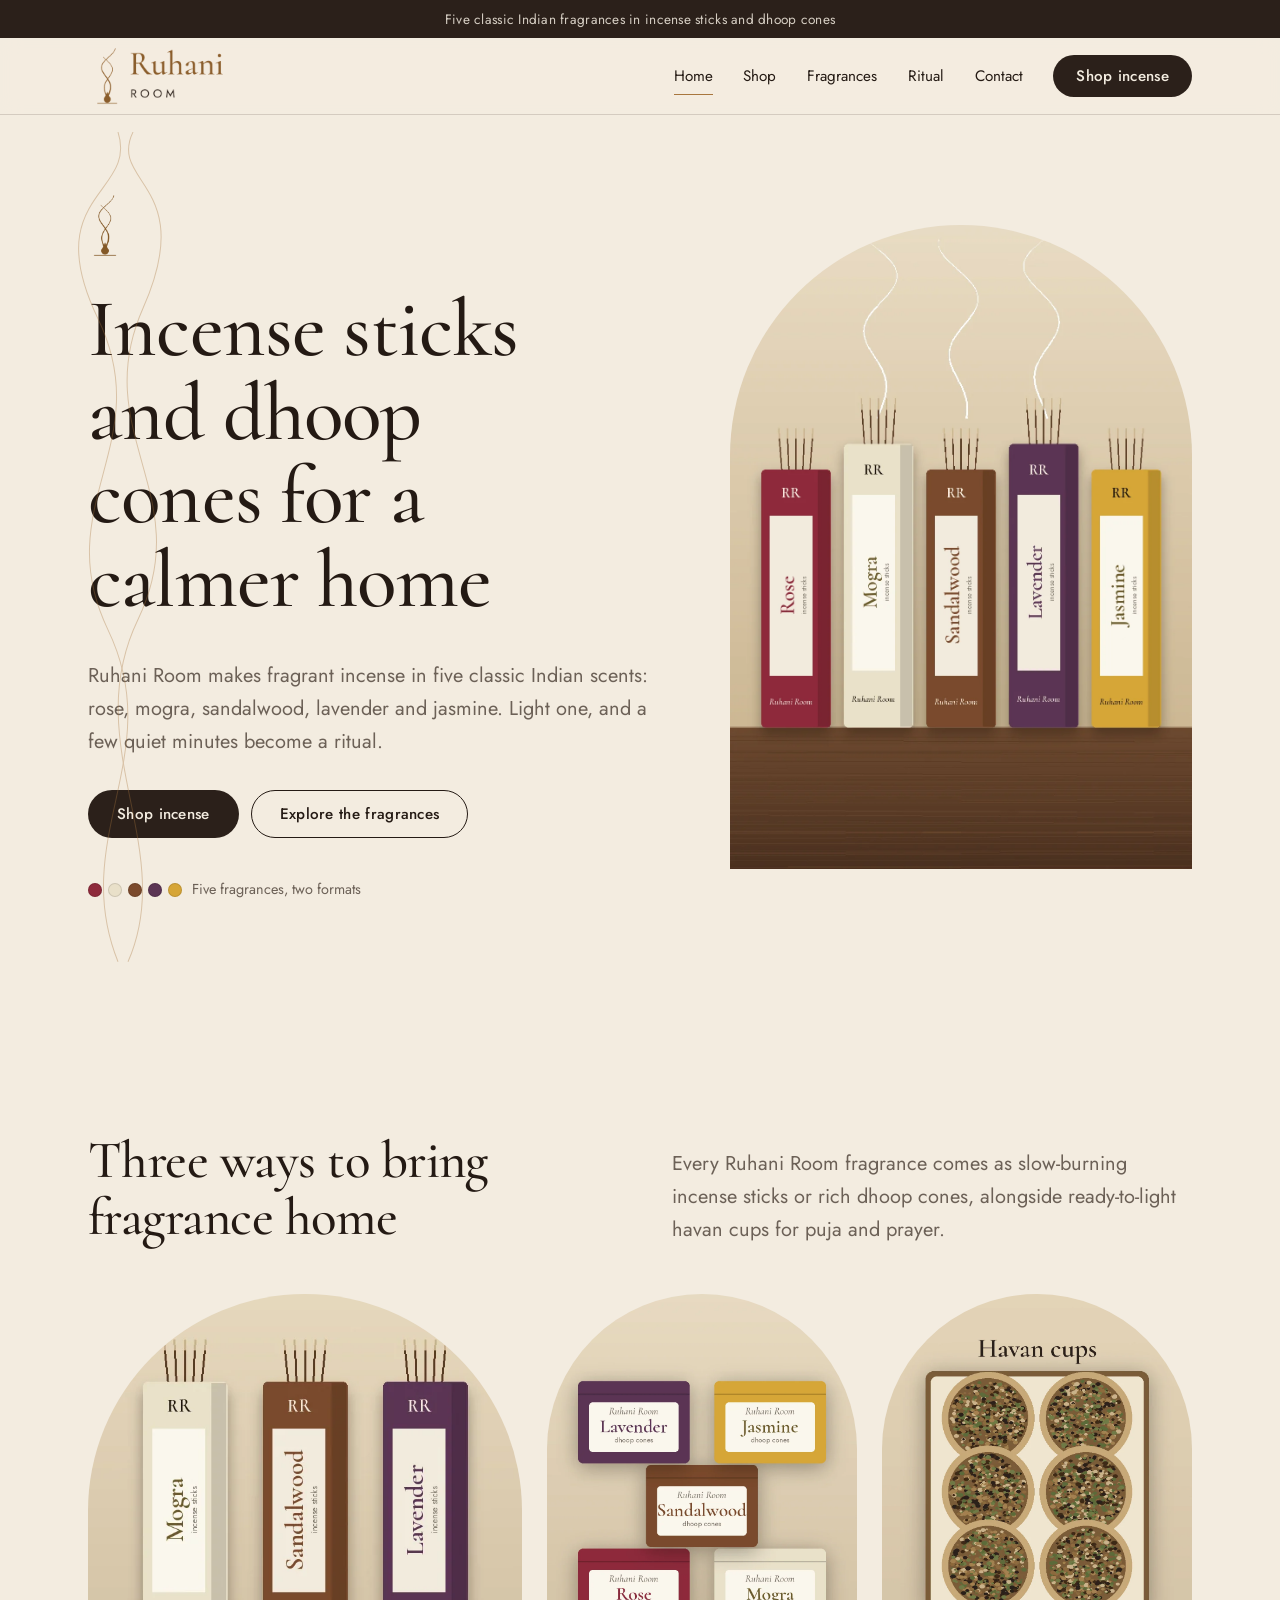
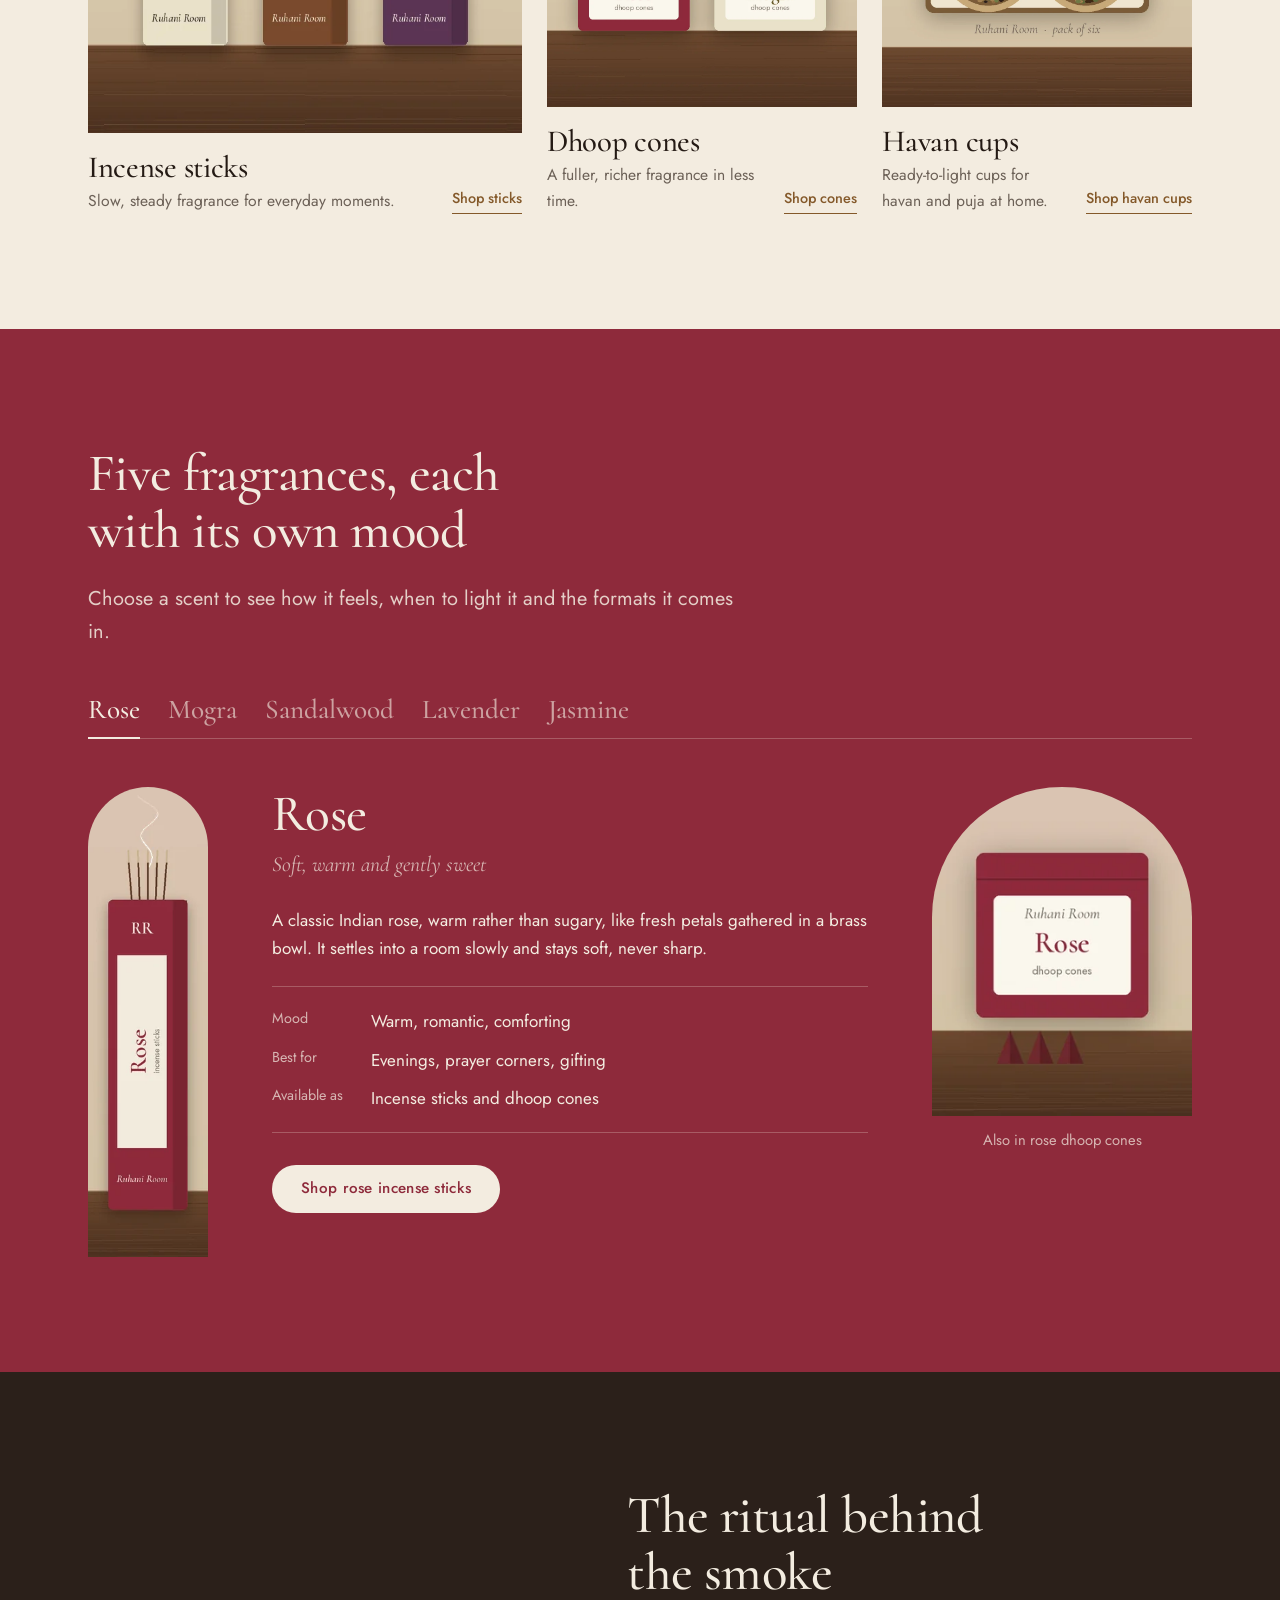
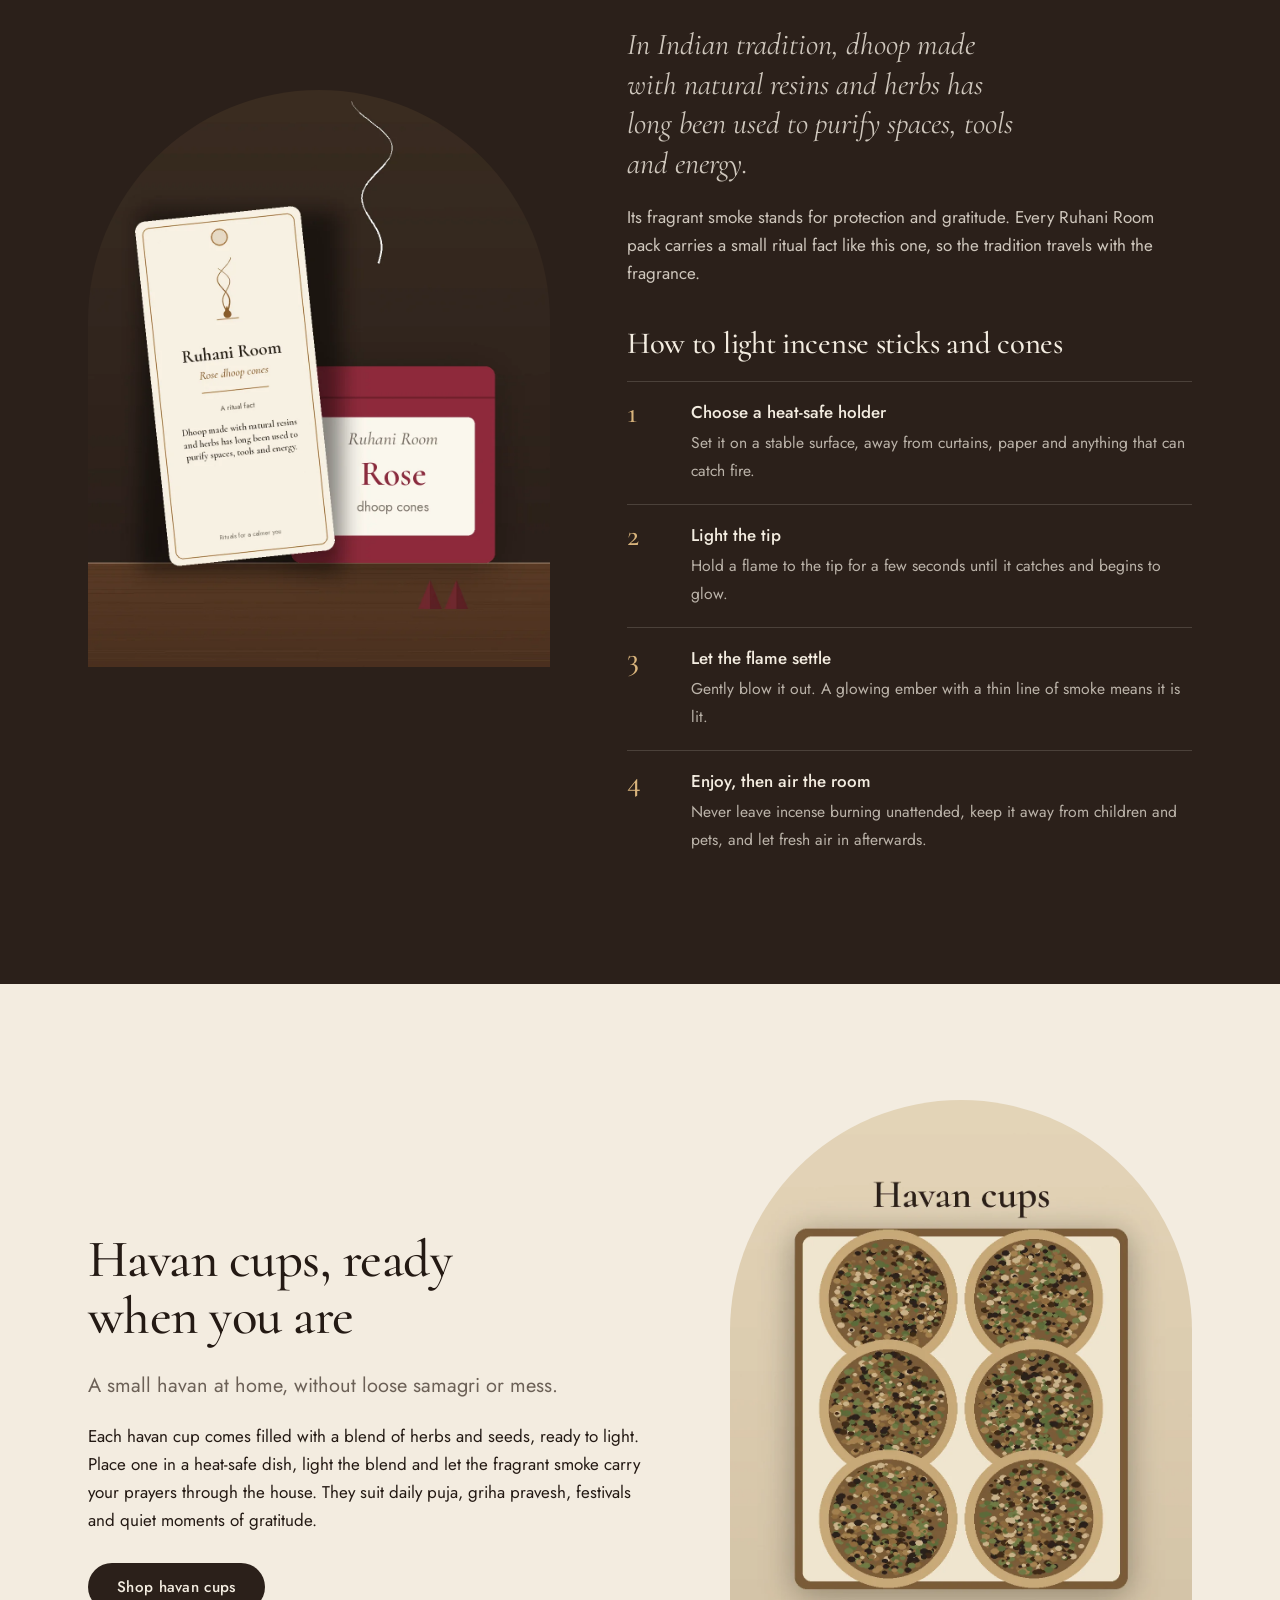
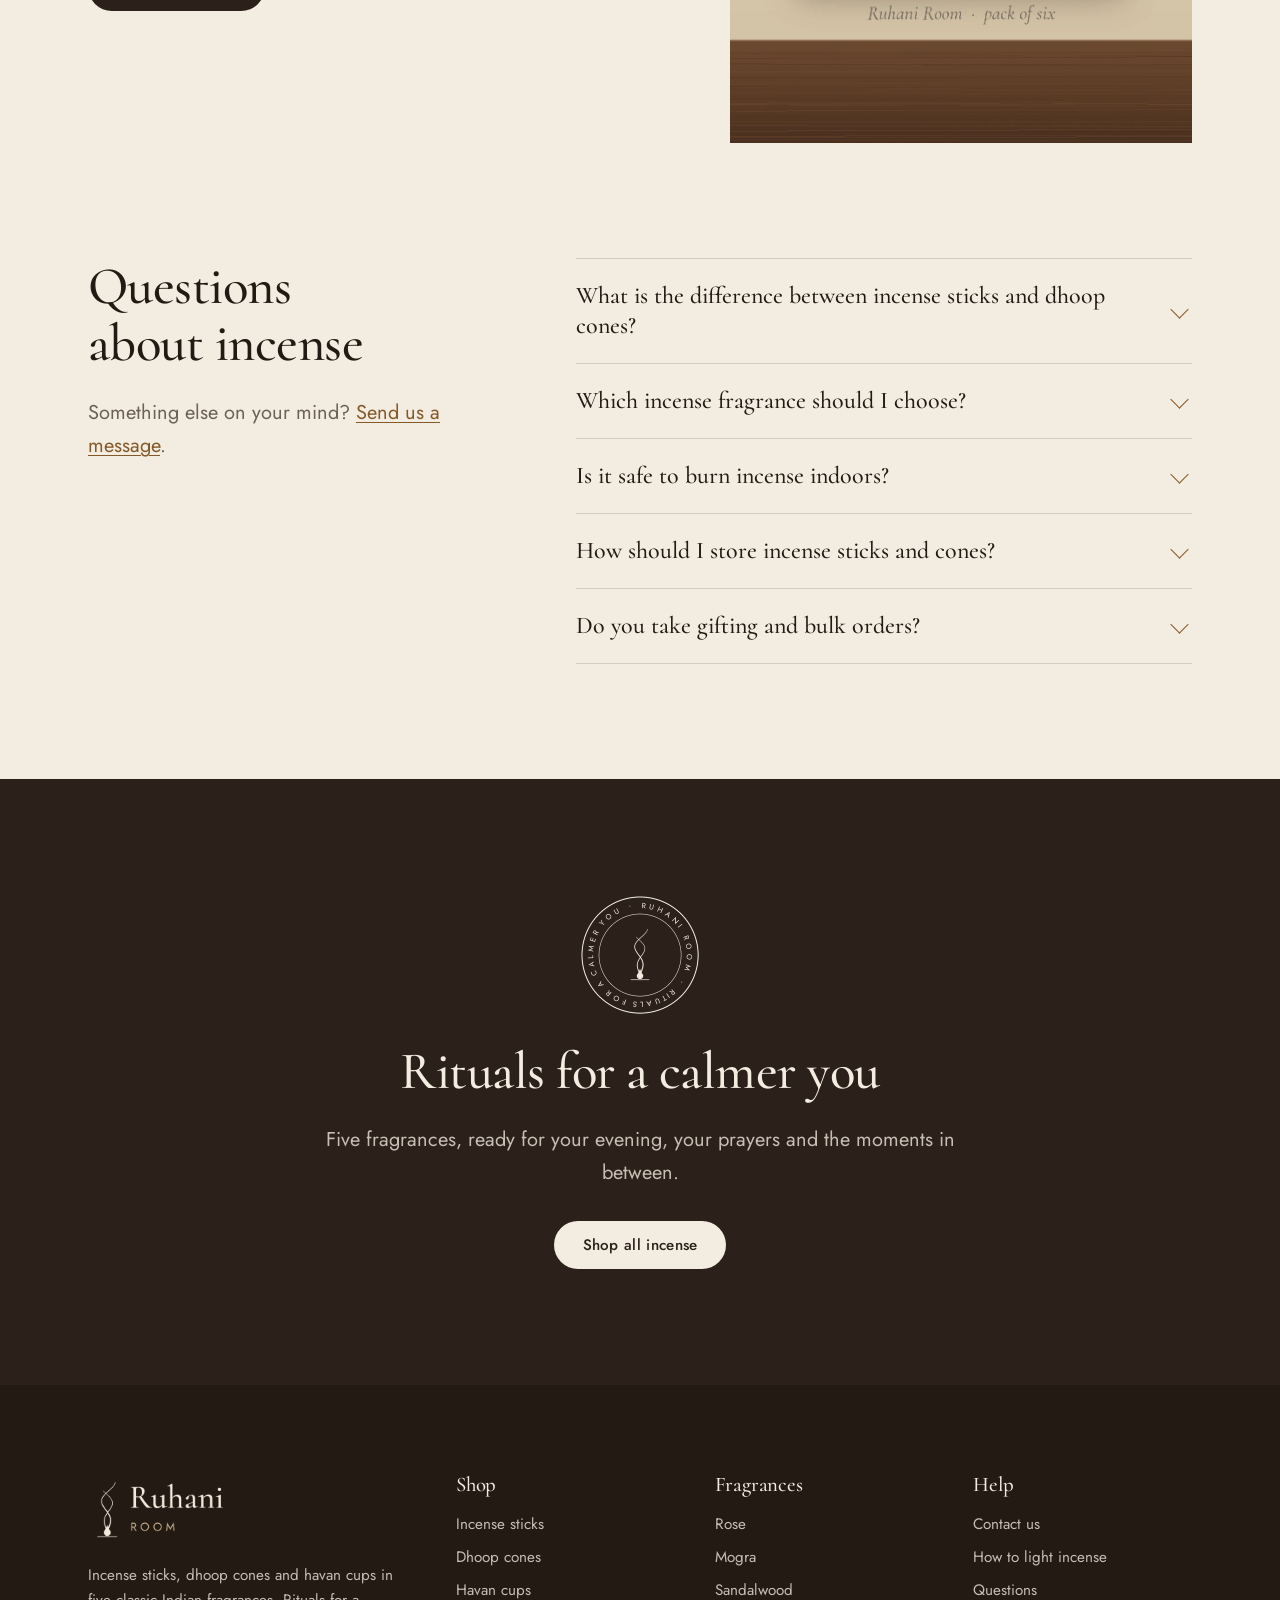
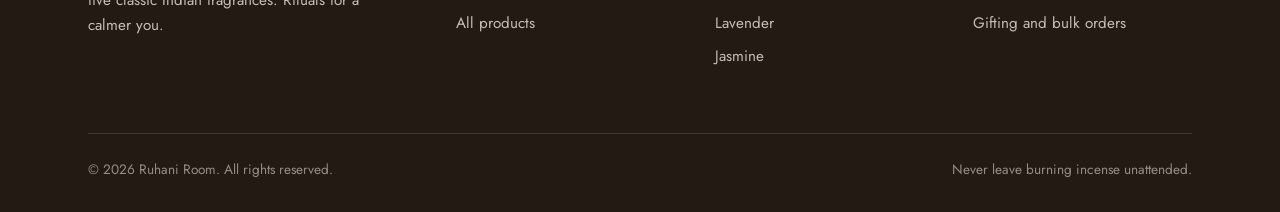
<file: ruhani website/website-Ruhani-full/index.html>
<!DOCTYPE html>
<html lang="en-IN">
<head>
  <meta charset="utf-8">
  <meta name="viewport" content="width=device-width, initial-scale=1, viewport-fit=cover">
  <title>Ruhani Room | Natural Incense Sticks & Dhoop Cones Online in India</title>
  <meta name="description" content="Shop Ruhani Room incense sticks, dhoop cones and havan cups in rose, mogra, sandalwood, lavender and jasmine. Fragrant rituals for a calmer home.">
  <meta name="theme-color" content="#2b201a">
  <meta property="og:type" content="website">
  <meta property="og:site_name" content="Ruhani Room">
  <meta property="og:title" content="Ruhani Room | Natural Incense Sticks & Dhoop Cones Online in India">
  <meta property="og:description" content="Shop Ruhani Room incense sticks, dhoop cones and havan cups in rose, mogra, sandalwood, lavender and jasmine. Fragrant rituals for a calmer home.">
  <meta property="og:image" content="assets/images/og-image.jpg">
  <meta name="twitter:card" content="summary_large_image">
  <link rel="icon" type="image/png" href="assets/images/brand/favicon.png">
  <link rel="apple-touch-icon" href="assets/images/brand/apple-touch-icon.png">
  <link rel="preconnect" href="https://fonts.googleapis.com"><link rel="preconnect" href="https://fonts.gstatic.com" crossorigin><link href="https://fonts.googleapis.com/css2?family=Cormorant:ital,wght@0,400;0,500;0,600;1,400;1,500&family=Jost:wght@300;400;500&display=swap" rel="stylesheet">
  <link rel="stylesheet" href="assets/css/ruhani.css">
  <script type="application/ld+json">{"@context": "https://schema.org", "@type": "Organization", "name": "Ruhani Room", "description": "Incense sticks, dhoop cones and havan cups in rose, mogra, sandalwood, lavender and jasmine.", "logo": "assets/images/brand/lockup-bronze.png", "slogan": "Rituals for a calmer you"}</script>
  <script type="application/ld+json">{"@context": "https://schema.org", "@type": "FAQPage", "mainEntity": [{"@type": "Question", "name": "What is the difference between incense sticks and dhoop cones?", "acceptedAnswer": {"@type": "Answer", "text": "Incense sticks are rolled around a thin bamboo stick and release a gentle, steady fragrance over a longer time. Dhoop cones have no stick: they are pressed into a cone and give a denser, richer fragrance more quickly. Choose sticks for everyday background fragrance and cones when you want a room to feel transformed fast."}}, {"@type": "Question", "name": "Which incense fragrance should I choose?", "acceptedAnswer": {"@type": "Answer", "text": "For calm and focus, start with sandalwood. For rest at the end of the day, lavender. For festivals and guests, mogra. For a bright daytime lift, jasmine. Rose is the warm, comforting all-rounder and a favourite for gifting."}}, {"@type": "Question", "name": "Is it safe to burn incense indoors?", "acceptedAnswer": {"@type": "Answer", "text": "Yes, with simple care. Burn incense in a heat-safe holder on a stable surface, keep a window slightly open so the room is ventilated, keep it away from curtains, children and pets, and never leave it burning unattended. If you have asthma or are sensitive to smoke, use it sparingly in a well-aired space."}}, {"@type": "Question", "name": "How should I store incense sticks and cones?", "acceptedAnswer": {"@type": "Answer", "text": "Keep them in their packaging in a cool, dry place away from direct sunlight and moisture. This protects the fragrance and helps the incense light evenly every time."}}, {"@type": "Question", "name": "Do you take gifting and bulk orders?", "acceptedAnswer": {"@type": "Answer", "text": "Yes. Write to us about wedding favours, festive hampers, corporate gifting or retail stock, with the quantity and date you need, and we will get back to you with options."}}]}</script>
  <link rel="preload" as="image" href="assets/images/products/sticks.webp">
</head>
<body>
<a class="skip" href="#main">Skip to content</a>
<div class="announce">Five classic Indian fragrances in incense sticks and dhoop cones</div>
<header class="site-header">
  <div class="wrap">
    <a class="brand" href="index.html" aria-label="Ruhani Room home"><img src="assets/images/brand/horizontal-bronze.png" alt="Ruhani Room" width="200" height="99"></a>
    <button class="menu-toggle" aria-expanded="false" aria-controls="site-nav" aria-label="Open menu">
      <svg viewBox="0 0 24 24" fill="none" stroke="currentColor" stroke-width="1.5"><path d="M3 7h18M3 12h18M3 17h18"/></svg>
    </button>
    <nav class="nav" id="site-nav" aria-label="Main">
      <a href="index.html" aria-current="page">Home</a>
      <a href="shop.html">Shop</a>
      <a href="index.html#fragrances">Fragrances</a>
      <a href="index.html#ritual">Ritual</a>
      <a href="contact.html">Contact</a>
      <a class="btn btn-solid" href="shop.html">Shop incense</a>
    </nav>
  </div>
</header>
<main id="main">

  <section class="hero" aria-labelledby="hero-title">
    <div class="hero-grid">
      <div class="hero-copy">
        <svg class="wisp" viewBox="0 0 140 800" preserveAspectRatio="none" aria-hidden="true">
          <path d="M70 800 C 20 680, 120 600, 60 480 S 110 300, 50 180 S 90 60, 70 0"/>
          <path d="M80 800 C 130 690, 30 590, 90 470 S 40 290, 95 170 S 60 50, 85 0"/>
        </svg>
        <img class="hero-mark" src="assets/images/brand/symbol-ivory.png" alt="" width="54" height="108">
        <h1 id="hero-title">Incense sticks and dhoop cones for a calmer home</h1>
        <p class="lead">Ruhani Room makes fragrant incense in five classic Indian scents: rose, mogra, sandalwood, lavender and jasmine. Light one, and a few quiet minutes become a ritual.</p>
        <div class="hero-actions">
          <a class="btn btn-solid" href="shop.html">Shop incense</a>
          <a class="btn btn-line" href="#fragrances">Explore the fragrances</a>
        </div>
        <div class="hero-scents" aria-label="Five fragrances: rose, mogra, sandalwood, lavender, jasmine"><span class="dot" style="background:#8e2a3b" title="Rose"></span><span class="dot" style="background:#e9e0c9" title="Mogra"></span><span class="dot" style="background:#7b4a2c" title="Sandalwood"></span><span class="dot" style="background:#5b3554" title="Lavender"></span><span class="dot" style="background:#d6a536" title="Jasmine"></span><span>&nbsp;Five fragrances, two formats</span></div>
      </div>
      <div class="hero-photo">
        <img src="assets/images/products/sticks.webp" alt="Ruhani Room incense sticks in rose, mogra, sandalwood, lavender and jasmine on a wooden table" width="1063" height="1480" fetchpriority="high">
      </div>
    </div>
  </section>

  <section class="section" aria-labelledby="formats-title">
    <div class="wrap">
      <div class="section-head">
        <h2 id="formats-title">Three ways to bring fragrance home</h2>
        <p class="lead">Every Ruhani Room fragrance comes as slow-burning incense sticks or rich dhoop cones, alongside ready-to-light havan cups for puja and prayer.</p>
      </div>
      <div class="formats">
        <a class="format format-main" href="shop.html?type=sticks">
          <figure><img src="assets/images/products/sticks-row.webp" alt="Ruhani Room incense sticks in mogra, sandalwood and lavender standing side by side" width="890" height="646" loading="lazy"></figure>
          <div class="format-body"><div><h3>Incense sticks</h3><p>Slow, steady fragrance for everyday moments.</p></div><span class="go">Shop sticks</span></div>
        </a>
        <a class="format format-side" href="shop.html?type=cones">
          <figure><img src="assets/images/products/cones.webp" alt="Five packs of Ruhani Room dhoop cones" width="1062" height="1480" loading="lazy"></figure>
          <div class="format-body"><div><h3>Dhoop cones</h3><p>A fuller, richer fragrance in less time.</p></div><span class="go">Shop cones</span></div>
        </a>
        <a class="format format-side" href="shop.html?type=havan">
          <figure><img src="assets/images/products/havan.webp" alt="Ruhani Room havan cups filled with a herbal havan blend" width="1063" height="1480" loading="lazy"></figure>
          <div class="format-body"><div><h3>Havan cups</h3><p>Ready-to-light cups for havan and puja at home.</p></div><span class="go">Shop havan cups</span></div>
        </a>
      </div>
    </div>
  </section>

  <section class="section scents" id="fragrances" data-scent="rose" aria-labelledby="scents-title">
    <div class="wrap">
      <h2 id="scents-title">Five fragrances, each with its own mood</h2>
      <p class="lead" style="color:inherit;opacity:.85">Choose a scent to see how it feels, when to light it and the formats it comes in.</p>
      <div class="scent-tabs" role="tablist" aria-label="Fragrances"><button role="tab" id="tab-rose" aria-controls="panel-rose" aria-selected="true" tabindex="0" data-scent="rose">Rose</button><button role="tab" id="tab-mogra" aria-controls="panel-mogra" aria-selected="false" tabindex="-1" data-scent="mogra">Mogra</button><button role="tab" id="tab-sandalwood" aria-controls="panel-sandalwood" aria-selected="false" tabindex="-1" data-scent="sandalwood">Sandalwood</button><button role="tab" id="tab-lavender" aria-controls="panel-lavender" aria-selected="false" tabindex="-1" data-scent="lavender">Lavender</button><button role="tab" id="tab-jasmine" aria-controls="panel-jasmine" aria-selected="false" tabindex="-1" data-scent="jasmine">Jasmine</button></div>
      <div class="scent-panel" role="tabpanel" id="panel-rose" aria-labelledby="tab-rose">
        <div class="scent-strip"><img src="assets/images/products/stick-rose.webp" alt="Rose incense sticks by Ruhani Room" width="176" height="690" loading="lazy"></div>
        <div class="scent-copy">
          <h3>Rose</h3>
          <p class="note">Soft, warm and gently sweet</p>
          <p>A classic Indian rose, warm rather than sugary, like fresh petals gathered in a brass bowl. It settles into a room slowly and stays soft, never sharp.</p>
          <dl><dt>Mood</dt><dd>Warm, romantic, comforting</dd><dt>Best for</dt><dd>Evenings, prayer corners, gifting</dd><dt>Available as</dt><dd>Incense sticks and dhoop cones</dd></dl>
          <a class="btn btn-solid" href="product.html?type=sticks&amp;f=rose">Shop rose incense sticks</a>
        </div>
        <div class="scent-cone">
          <figure>
            <a href="product.html?type=cones&amp;f=rose"><img src="assets/images/products/cone-rose.webp" alt="Rose dhoop cones by Ruhani Room" width="300" height="380" loading="lazy"></a>
            <figcaption>Also in rose dhoop cones</figcaption>
          </figure>
        </div>
      </div>
      <div class="scent-panel" role="tabpanel" id="panel-mogra" aria-labelledby="tab-mogra" hidden>
        <div class="scent-strip"><img src="assets/images/products/stick-mogra.webp" alt="Mogra incense sticks by Ruhani Room" width="176" height="690" loading="lazy"></div>
        <div class="scent-copy">
          <h3>Mogra</h3>
          <p class="note">Creamy, heady white flowers</p>
          <p>Mogra is the Indian name for Arabian jasmine, the flower woven into gajras for weddings and festivals. Rich and creamy, it brings a celebratory lift to any room.</p>
          <dl><dt>Mood</dt><dd>Festive, uplifting, nostalgic</dd><dt>Best for</dt><dd>Festive mornings, welcoming guests</dd><dt>Available as</dt><dd>Incense sticks and dhoop cones</dd></dl>
          <a class="btn btn-solid" href="product.html?type=sticks&amp;f=mogra">Shop mogra incense sticks</a>
        </div>
        <div class="scent-cone">
          <figure>
            <a href="product.html?type=cones&amp;f=mogra"><img src="assets/images/products/cone-mogra.webp" alt="Mogra dhoop cones by Ruhani Room" width="300" height="380" loading="lazy"></a>
            <figcaption>Also in mogra dhoop cones</figcaption>
          </figure>
        </div>
      </div>
      <div class="scent-panel" role="tabpanel" id="panel-sandalwood" aria-labelledby="tab-sandalwood" hidden>
        <div class="scent-strip"><img src="assets/images/products/stick-sandalwood.webp" alt="Sandalwood incense sticks by Ruhani Room" width="176" height="690" loading="lazy"></div>
        <div class="scent-copy">
          <h3>Sandalwood</h3>
          <p class="note">Smooth, woody and grounding</p>
          <p>The scent most tied to temples and quiet reflection. Creamy and woody, it calms a busy room without demanding attention, which makes it a natural companion for meditation.</p>
          <dl><dt>Mood</dt><dd>Grounded, serene, focused</dd><dt>Best for</dt><dd>Meditation, reading, working from home</dd><dt>Available as</dt><dd>Incense sticks and dhoop cones</dd></dl>
          <a class="btn btn-solid" href="product.html?type=sticks&amp;f=sandalwood">Shop sandalwood incense sticks</a>
        </div>
        <div class="scent-cone">
          <figure>
            <a href="product.html?type=cones&amp;f=sandalwood"><img src="assets/images/products/cone-sandalwood.webp" alt="Sandalwood dhoop cones by Ruhani Room" width="300" height="380" loading="lazy"></a>
            <figcaption>Also in sandalwood dhoop cones</figcaption>
          </figure>
        </div>
      </div>
      <div class="scent-panel" role="tabpanel" id="panel-lavender" aria-labelledby="tab-lavender" hidden>
        <div class="scent-strip"><img src="assets/images/products/stick-lavender.webp" alt="Lavender incense sticks by Ruhani Room" width="176" height="690" loading="lazy"></div>
        <div class="scent-copy">
          <h3>Lavender</h3>
          <p class="note">Herbal, clean and calming</p>
          <p>A clean, herbal floral with a soft powdery finish. Light it as the day winds down to signal that it is time to rest.</p>
          <dl><dt>Mood</dt><dd>Restful, airy, soothing</dd><dt>Best for</dt><dd>Bedtime, after a long day, bathrooms</dd><dt>Available as</dt><dd>Incense sticks and dhoop cones</dd></dl>
          <a class="btn btn-solid" href="product.html?type=sticks&amp;f=lavender">Shop lavender incense sticks</a>
        </div>
        <div class="scent-cone">
          <figure>
            <a href="product.html?type=cones&amp;f=lavender"><img src="assets/images/products/cone-lavender.webp" alt="Lavender dhoop cones by Ruhani Room" width="300" height="380" loading="lazy"></a>
            <figcaption>Also in lavender dhoop cones</figcaption>
          </figure>
        </div>
      </div>
      <div class="scent-panel" role="tabpanel" id="panel-jasmine" aria-labelledby="tab-jasmine" hidden>
        <div class="scent-strip"><img src="assets/images/products/stick-jasmine.webp" alt="Jasmine incense sticks by Ruhani Room" width="176" height="690" loading="lazy"></div>
        <div class="scent-copy">
          <h3>Jasmine</h3>
          <p class="note">Bright, green and sunny</p>
          <p>Lighter and greener than mogra, this jasmine is the daytime floral of the collection. It freshens living spaces and pairs well with open windows and morning light.</p>
          <dl><dt>Mood</dt><dd>Fresh, joyful, bright</dd><dt>Best for</dt><dd>Daytime, living rooms, freshening a space</dd><dt>Available as</dt><dd>Incense sticks and dhoop cones</dd></dl>
          <a class="btn btn-solid" href="product.html?type=sticks&amp;f=jasmine">Shop jasmine incense sticks</a>
        </div>
        <div class="scent-cone">
          <figure>
            <a href="product.html?type=cones&amp;f=jasmine"><img src="assets/images/products/cone-jasmine.webp" alt="Jasmine dhoop cones by Ruhani Room" width="300" height="380" loading="lazy"></a>
            <figcaption>Also in jasmine dhoop cones</figcaption>
          </figure>
        </div>
      </div>
    </div>
  </section>

  <section class="section on-dark" id="ritual" aria-labelledby="ritual-title">
    <div class="wrap ritual-grid">
      <figure><img src="assets/images/products/ritual-tags.webp" alt="Ruhani Room rose dhoop cones gift tag with a ritual fact about dhoop" width="1100" height="1374" loading="lazy"></figure>
      <div>
        <h2 id="ritual-title">The ritual behind the smoke</h2>
        <p class="ritual-quote">In Indian tradition, dhoop made with natural resins and herbs has long been used to purify spaces, tools and energy.</p>
        <p>Its fragrant smoke stands for protection and gratitude. Every Ruhani Room pack carries a small ritual fact like this one, so the tradition travels with the fragrance.</p>
        <h3>How to light incense sticks and cones</h3>
        <ol class="steps">
          <li><div><strong>Choose a heat-safe holder</strong><span>Set it on a stable surface, away from curtains, paper and anything that can catch fire.</span></div></li>
          <li><div><strong>Light the tip</strong><span>Hold a flame to the tip for a few seconds until it catches and begins to glow.</span></div></li>
          <li><div><strong>Let the flame settle</strong><span>Gently blow it out. A glowing ember with a thin line of smoke means it is lit.</span></div></li>
          <li><div><strong>Enjoy, then air the room</strong><span>Never leave incense burning unattended, keep it away from children and pets, and let fresh air in afterwards.</span></div></li>
        </ol>
      </div>
    </div>
  </section>

  <section class="section" aria-labelledby="havan-title">
    <div class="wrap havan-grid">
      <div>
        <h2 id="havan-title">Havan cups, ready when you are</h2>
        <p class="lead">A small havan at home, without loose samagri or mess.</p>
        <p>Each havan cup comes filled with a blend of herbs and seeds, ready to light. Place one in a heat-safe dish, light the blend and let the fragrant smoke carry your prayers through the house. They suit daily puja, griha pravesh, festivals and quiet moments of gratitude.</p>
        <a class="btn btn-solid" href="product-havan.html">Shop havan cups</a>
      </div>
      <figure style="margin:0"><img src="assets/images/products/havan.webp" alt="Pack of six Ruhani Room havan cups" width="1063" height="1480" loading="lazy"></figure>
    </div>
  </section>

  <section class="section" id="faq" aria-labelledby="faq-title" style="padding-top:0">
    <div class="wrap faq-grid">
      <div>
        <h2 id="faq-title">Questions about incense</h2>
        <p class="lead">Something else on your mind? <a class="text-link" href="contact.html">Send us a message</a>.</p>
      </div>
      <div class="faq"><details><summary>What is the difference between incense sticks and dhoop cones?</summary><p>Incense sticks are rolled around a thin bamboo stick and release a gentle, steady fragrance over a longer time. Dhoop cones have no stick: they are pressed into a cone and give a denser, richer fragrance more quickly. Choose sticks for everyday background fragrance and cones when you want a room to feel transformed fast.</p></details><details><summary>Which incense fragrance should I choose?</summary><p>For calm and focus, start with sandalwood. For rest at the end of the day, lavender. For festivals and guests, mogra. For a bright daytime lift, jasmine. Rose is the warm, comforting all-rounder and a favourite for gifting.</p></details><details><summary>Is it safe to burn incense indoors?</summary><p>Yes, with simple care. Burn incense in a heat-safe holder on a stable surface, keep a window slightly open so the room is ventilated, keep it away from curtains, children and pets, and never leave it burning unattended. If you have asthma or are sensitive to smoke, use it sparingly in a well-aired space.</p></details><details><summary>How should I store incense sticks and cones?</summary><p>Keep them in their packaging in a cool, dry place away from direct sunlight and moisture. This protects the fragrance and helps the incense light evenly every time.</p></details><details><summary>Do you take gifting and bulk orders?</summary><p>Yes. Write to us about wedding favours, festive hampers, corporate gifting or retail stock, with the quantity and date you need, and we will get back to you with options.</p></details></div>
    </div>
  </section>

  <section class="section on-dark closing" aria-labelledby="closing-title">
    <div class="wrap">
      <img src="assets/images/brand/stamp-ivory.png" alt="" width="120" height="120" loading="lazy">
      <h2 id="closing-title">Rituals for a calmer you</h2>
      <p class="lead">Five fragrances, ready for your evening, your prayers and the moments in between.</p>
      <a class="btn btn-solid" href="shop.html">Shop all incense</a>
    </div>
  </section>

</main>
<footer class="site-footer">
  <div class="wrap">
    <div class="foot-grid">
      <div>
        <img src="assets/images/brand/horizontal-ivory.png" alt="Ruhani Room" width="200" height="99" loading="lazy">
        <p>Incense sticks, dhoop cones and havan cups in five classic Indian fragrances. Rituals for a calmer you.</p>
      </div>
      <div>
        <h2>Shop</h2>
        <ul>
          <li><a href="shop.html?type=sticks">Incense sticks</a></li>
          <li><a href="shop.html?type=cones">Dhoop cones</a></li>
          <li><a href="shop.html?type=havan">Havan cups</a></li>
          <li><a href="shop.html">All products</a></li>
        </ul>
      </div>
      <div>
        <h2>Fragrances</h2>
        <ul><li><a href="product.html?type=sticks&amp;f=rose">Rose</a></li><li><a href="product.html?type=sticks&amp;f=mogra">Mogra</a></li><li><a href="product.html?type=sticks&amp;f=sandalwood">Sandalwood</a></li><li><a href="product.html?type=sticks&amp;f=lavender">Lavender</a></li><li><a href="product.html?type=sticks&amp;f=jasmine">Jasmine</a></li></ul>
      </div>
      <div>
        <h2>Help</h2>
        <ul>
          <li><a href="contact.html">Contact us</a></li>
          <li><a href="index.html#ritual">How to light incense</a></li>
          <li><a href="index.html#faq">Questions</a></li>
          <li><a href="contact.html">Gifting and bulk orders</a></li>
        </ul>
      </div>
    </div>
    <div class="foot-base">
      <span>&copy; <span data-year>2026</span> Ruhani Room. All rights reserved.</span>
      <span>Never leave burning incense unattended.</span>
    </div>
  </div>
</footer>
<script src="assets/js/main.js" defer></script>
</body>
</html>
</file>
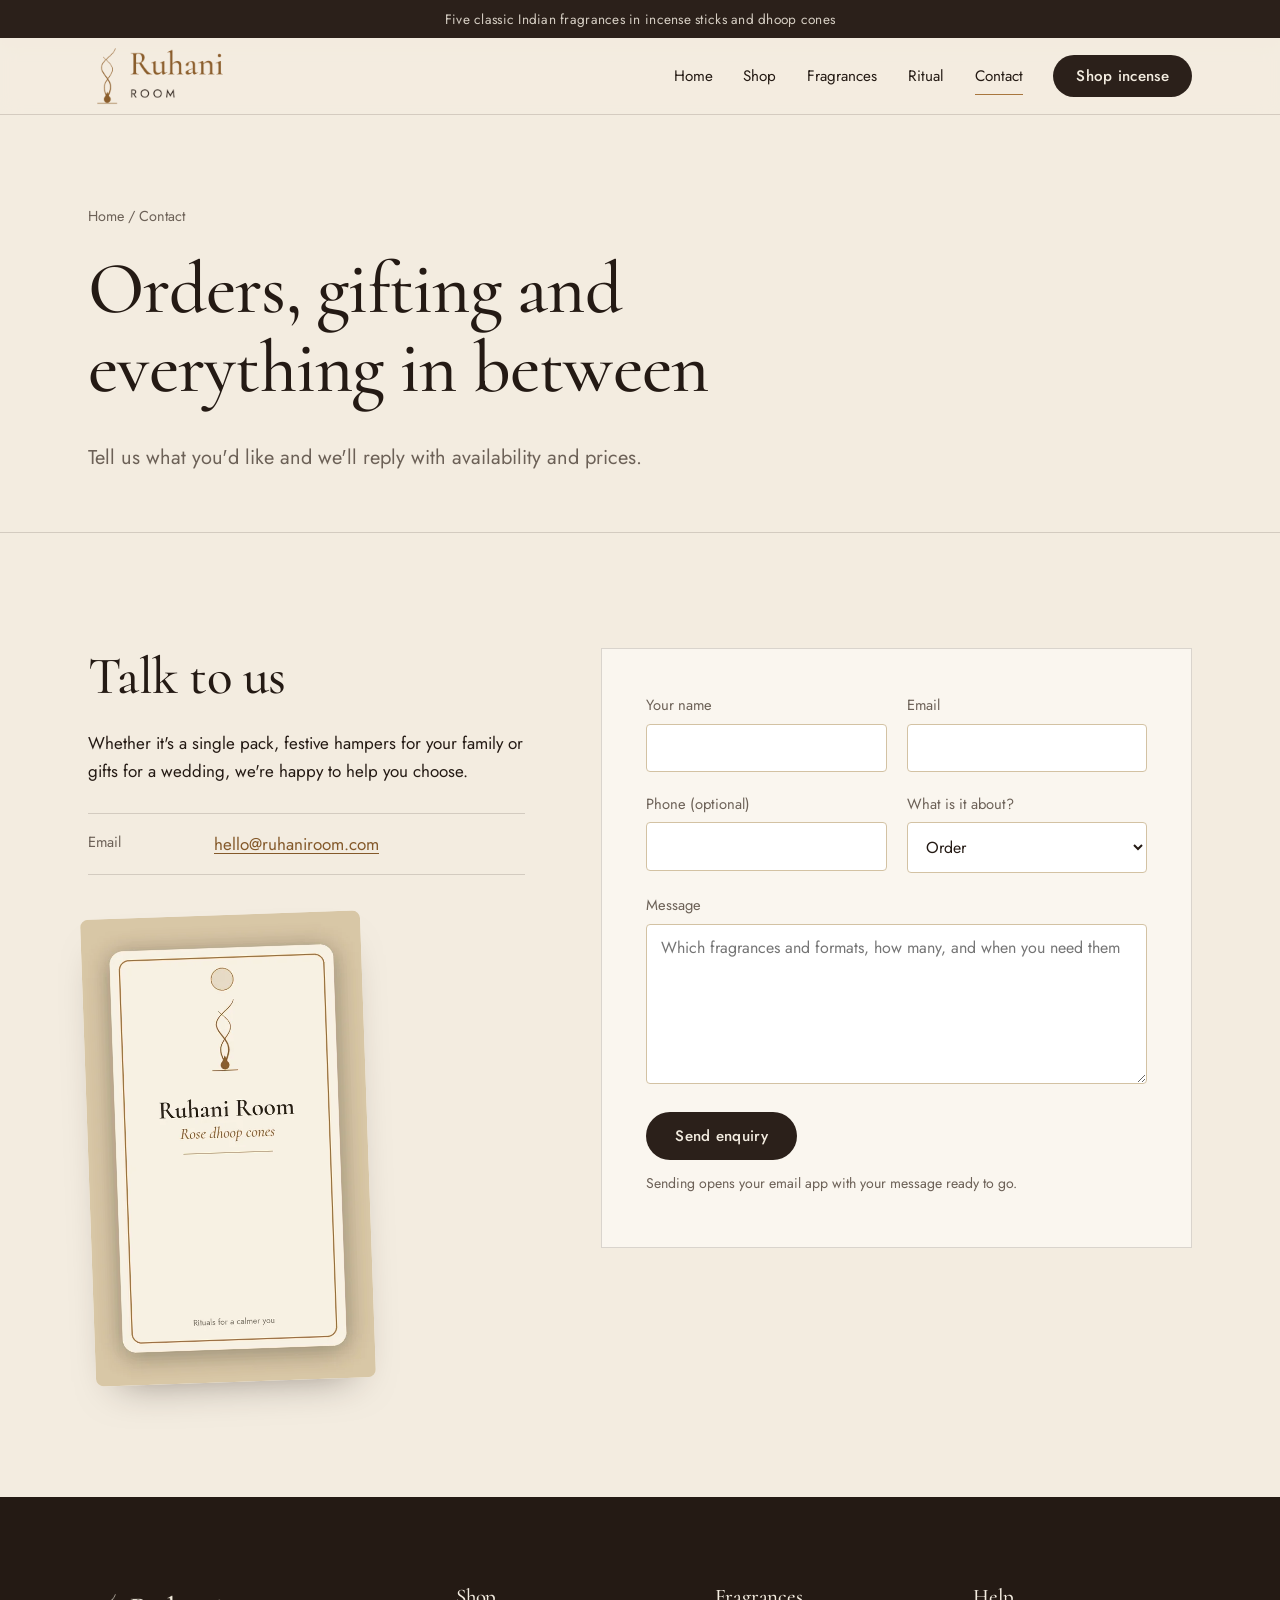
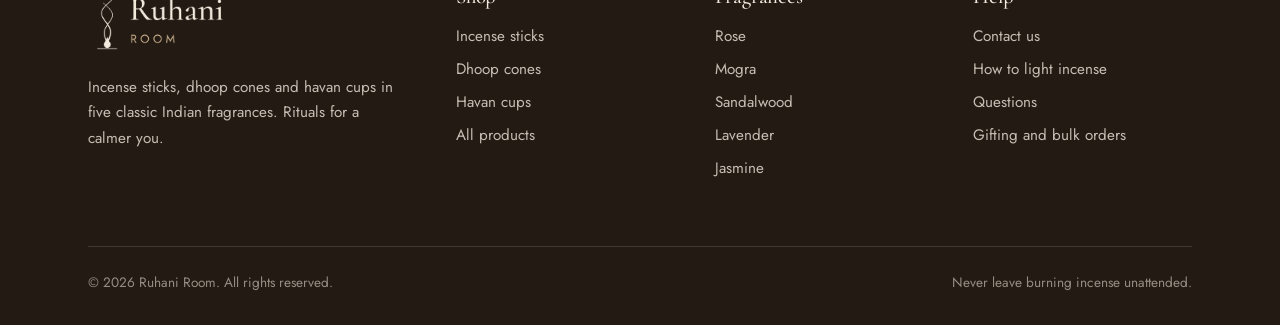
<file: ruhani website/website-Ruhani-full/contact.html>
<!DOCTYPE html>
<html lang="en-IN">
<head>
  <meta charset="utf-8">
  <meta name="viewport" content="width=device-width, initial-scale=1, viewport-fit=cover">
  <title>Contact Ruhani Room | Orders, Gifting & Bulk Incense Enquiries</title>
  <meta name="description" content="Get in touch with Ruhani Room to order incense sticks, dhoop cones and havan cups, or to ask about gifting, events and bulk orders.">
  <meta name="theme-color" content="#2b201a">
  <meta property="og:type" content="website">
  <meta property="og:site_name" content="Ruhani Room">
  <meta property="og:title" content="Contact Ruhani Room | Orders, Gifting & Bulk Incense Enquiries">
  <meta property="og:description" content="Get in touch with Ruhani Room to order incense sticks, dhoop cones and havan cups, or to ask about gifting, events and bulk orders.">
  <meta property="og:image" content="assets/images/og-image.jpg">
  <meta name="twitter:card" content="summary_large_image">
  <link rel="icon" type="image/png" href="assets/images/brand/favicon.png">
  <link rel="apple-touch-icon" href="assets/images/brand/apple-touch-icon.png">
  <link rel="preconnect" href="https://fonts.googleapis.com"><link rel="preconnect" href="https://fonts.gstatic.com" crossorigin><link href="https://fonts.googleapis.com/css2?family=Cormorant:ital,wght@0,400;0,500;0,600;1,400;1,500&family=Jost:wght@300;400;500&display=swap" rel="stylesheet">
  <link rel="stylesheet" href="assets/css/ruhani.css">
</head>
<body>
<a class="skip" href="#main">Skip to content</a>
<div class="announce">Five classic Indian fragrances in incense sticks and dhoop cones</div>
<header class="site-header">
  <div class="wrap">
    <a class="brand" href="index.html" aria-label="Ruhani Room home"><img src="assets/images/brand/horizontal-bronze.png" alt="Ruhani Room" width="200" height="99"></a>
    <button class="menu-toggle" aria-expanded="false" aria-controls="site-nav" aria-label="Open menu">
      <svg viewBox="0 0 24 24" fill="none" stroke="currentColor" stroke-width="1.5"><path d="M3 7h18M3 12h18M3 17h18"/></svg>
    </button>
    <nav class="nav" id="site-nav" aria-label="Main">
      <a href="index.html">Home</a>
      <a href="shop.html">Shop</a>
      <a href="index.html#fragrances">Fragrances</a>
      <a href="index.html#ritual">Ritual</a>
      <a href="contact.html" aria-current="page">Contact</a>
      <a class="btn btn-solid" href="shop.html">Shop incense</a>
    </nav>
  </div>
</header>
<main id="main">
  <section class="page-head">
    <div class="wrap">
      <p class="crumbs"><a href="index.html">Home</a> / Contact</p>
      <h1>Orders, gifting and everything in between</h1>
      <p class="lead">Tell us what you'd like and we'll reply with availability and prices.</p>
    </div>
  </section>
  <section class="section">
    <div class="wrap contact-grid">
      <div>
        <h2>Talk to us</h2>
        <p>Whether it's a single pack, festive hampers for your family or gifts for a wedding, we're happy to help you choose.</p>
        <ul class="contact-list">
          <li><span>Email</span><a data-email href="mailto:hello@ruhaniroom.com">hello@ruhaniroom.com</a></li>
          <li data-whatsapp><span>WhatsApp</span><a href="#">Message us on WhatsApp</a></li>
        </ul>
        <img src="assets/images/products/tag-front.webp" alt="Ruhani Room rose dhoop cones tag" width="540" height="900" loading="lazy" class="contact-tag" style="max-width:280px">
      </div>
      <form id="enquiry-form" novalidate>
        <div class="two">
          <div class="field"><label for="name">Your name</label><input id="name" name="name" autocomplete="name" required></div>
          <div class="field"><label for="email">Email</label><input id="email" name="email" type="email" autocomplete="email" required></div>
        </div>
        <div class="two">
          <div class="field"><label for="phone">Phone (optional)</label><input id="phone" name="phone" type="tel" autocomplete="tel"></div>
          <div class="field"><label for="topic">What is it about?</label>
            <select id="topic" name="topic">
              <option>Order</option><option>Gifting</option><option>Bulk or retail</option><option>Something else</option>
            </select>
          </div>
        </div>
        <div class="field"><label for="message">Message</label><textarea id="message" name="message" rows="6" required placeholder="Which fragrances and formats, how many, and when you need them"></textarea></div>
        <button class="btn btn-solid" type="submit">Send enquiry</button>
        <p class="hint">Sending opens your email app with your message ready to go.</p>
        <p class="form-status" role="status" aria-live="polite"></p>
      </form>
    </div>
  </section>
</main>
<footer class="site-footer">
  <div class="wrap">
    <div class="foot-grid">
      <div>
        <img src="assets/images/brand/horizontal-ivory.png" alt="Ruhani Room" width="200" height="99" loading="lazy">
        <p>Incense sticks, dhoop cones and havan cups in five classic Indian fragrances. Rituals for a calmer you.</p>
      </div>
      <div>
        <h2>Shop</h2>
        <ul>
          <li><a href="shop.html?type=sticks">Incense sticks</a></li>
          <li><a href="shop.html?type=cones">Dhoop cones</a></li>
          <li><a href="shop.html?type=havan">Havan cups</a></li>
          <li><a href="shop.html">All products</a></li>
        </ul>
      </div>
      <div>
        <h2>Fragrances</h2>
        <ul><li><a href="product.html?type=sticks&amp;f=rose">Rose</a></li><li><a href="product.html?type=sticks&amp;f=mogra">Mogra</a></li><li><a href="product.html?type=sticks&amp;f=sandalwood">Sandalwood</a></li><li><a href="product.html?type=sticks&amp;f=lavender">Lavender</a></li><li><a href="product.html?type=sticks&amp;f=jasmine">Jasmine</a></li></ul>
      </div>
      <div>
        <h2>Help</h2>
        <ul>
          <li><a href="contact.html">Contact us</a></li>
          <li><a href="index.html#ritual">How to light incense</a></li>
          <li><a href="index.html#faq">Questions</a></li>
          <li><a href="contact.html">Gifting and bulk orders</a></li>
        </ul>
      </div>
    </div>
    <div class="foot-base">
      <span>&copy; <span data-year>2026</span> Ruhani Room. All rights reserved.</span>
      <span>Never leave burning incense unattended.</span>
    </div>
  </div>
</footer>
<script src="assets/js/main.js" defer></script>
</body>
</html>
</file>
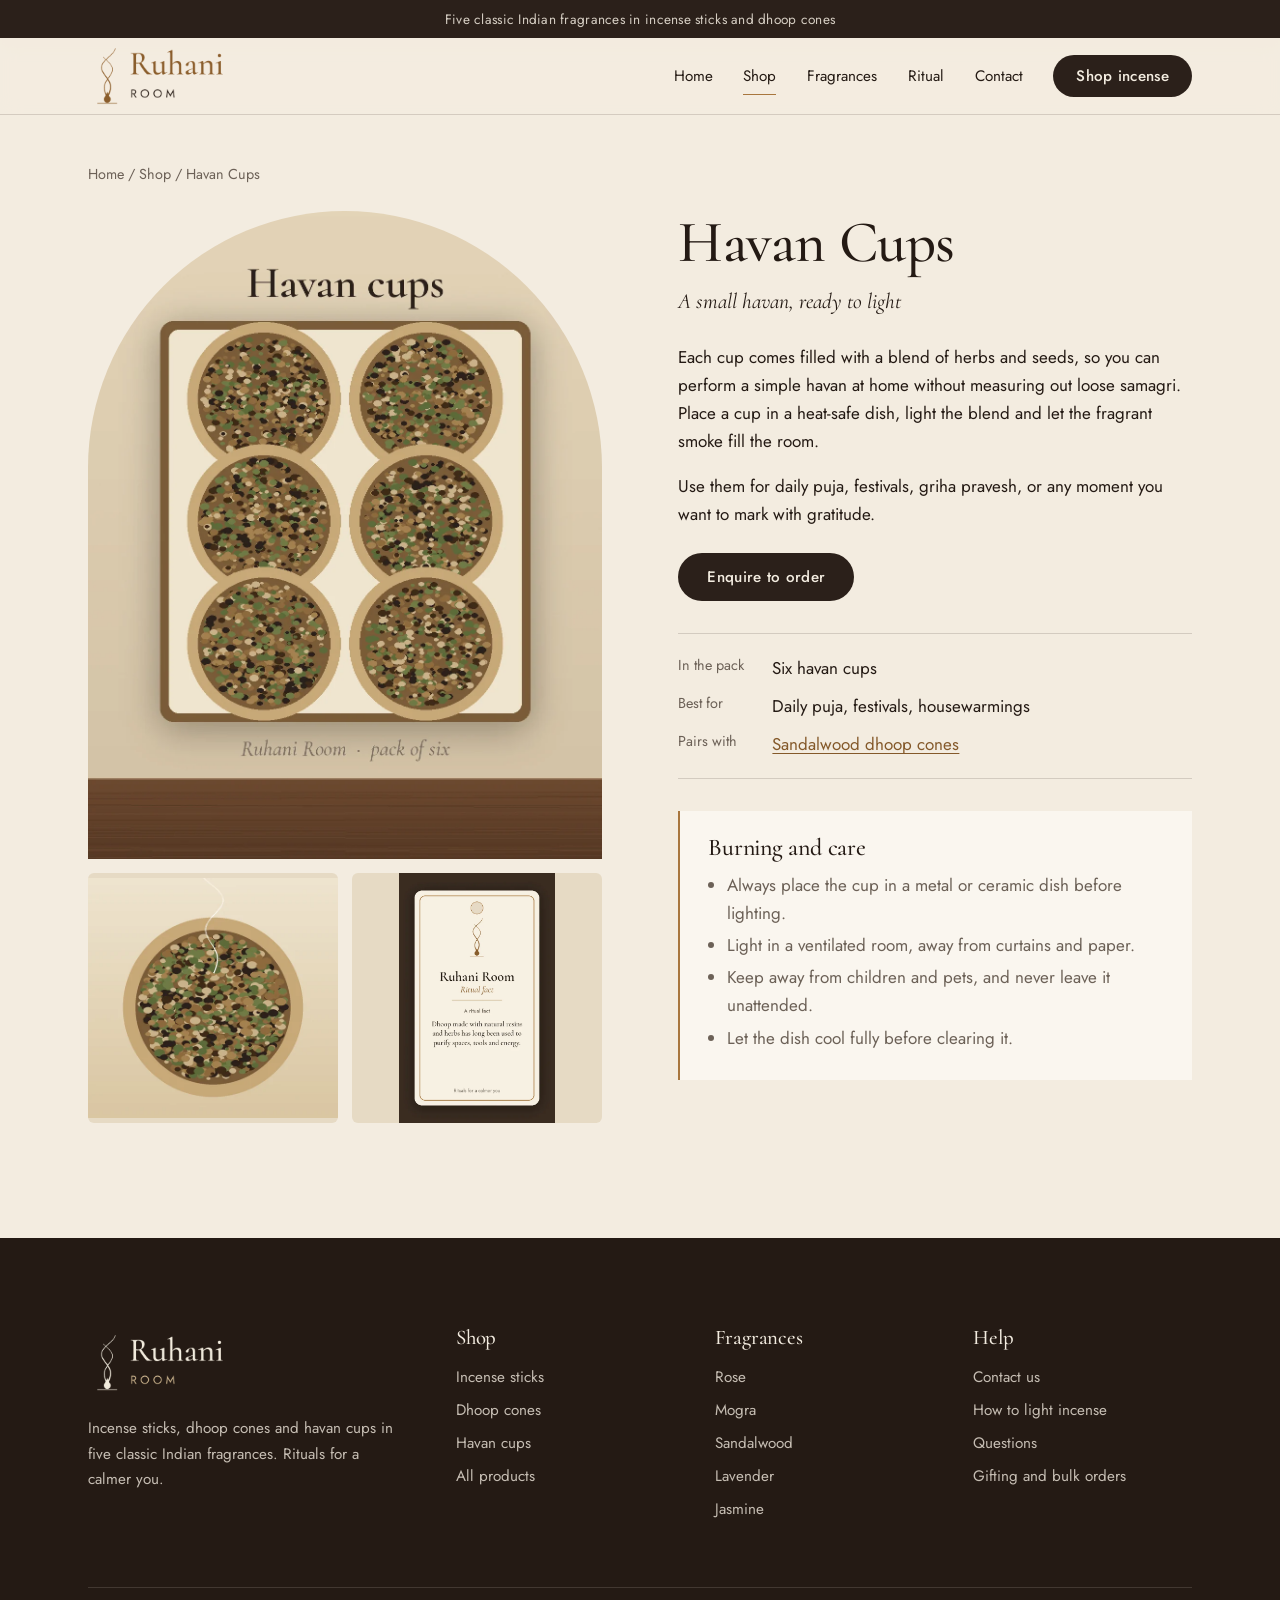
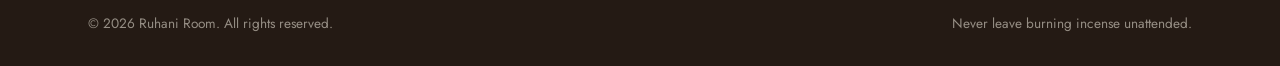
<file: ruhani website/website-Ruhani-full/product-havan.html>
<!DOCTYPE html>
<html lang="en-IN">
<head>
  <meta charset="utf-8">
  <meta name="viewport" content="width=device-width, initial-scale=1, viewport-fit=cover">
  <title>Havan Cups for Puja at Home | Ruhani Room</title>
  <meta name="description" content="Ruhani Room havan cups come filled with a herbal havan blend, ready to light for daily puja, festivals and griha pravesh. No loose samagri, no mess.">
  <meta name="theme-color" content="#2b201a">
  <meta property="og:type" content="website">
  <meta property="og:site_name" content="Ruhani Room">
  <meta property="og:title" content="Havan Cups for Puja at Home | Ruhani Room">
  <meta property="og:description" content="Ruhani Room havan cups come filled with a herbal havan blend, ready to light for daily puja, festivals and griha pravesh. No loose samagri, no mess.">
  <meta property="og:image" content="assets/images/og-image.jpg">
  <meta name="twitter:card" content="summary_large_image">
  <link rel="icon" type="image/png" href="assets/images/brand/favicon.png">
  <link rel="apple-touch-icon" href="assets/images/brand/apple-touch-icon.png">
  <link rel="preconnect" href="https://fonts.googleapis.com"><link rel="preconnect" href="https://fonts.gstatic.com" crossorigin><link href="https://fonts.googleapis.com/css2?family=Cormorant:ital,wght@0,400;0,500;0,600;1,400;1,500&family=Jost:wght@300;400;500&display=swap" rel="stylesheet">
  <link rel="stylesheet" href="assets/css/ruhani.css">
</head>
<body>
<a class="skip" href="#main">Skip to content</a>
<div class="announce">Five classic Indian fragrances in incense sticks and dhoop cones</div>
<header class="site-header">
  <div class="wrap">
    <a class="brand" href="index.html" aria-label="Ruhani Room home"><img src="assets/images/brand/horizontal-bronze.png" alt="Ruhani Room" width="200" height="99"></a>
    <button class="menu-toggle" aria-expanded="false" aria-controls="site-nav" aria-label="Open menu">
      <svg viewBox="0 0 24 24" fill="none" stroke="currentColor" stroke-width="1.5"><path d="M3 7h18M3 12h18M3 17h18"/></svg>
    </button>
    <nav class="nav" id="site-nav" aria-label="Main">
      <a href="index.html">Home</a>
      <a href="shop.html" aria-current="page">Shop</a>
      <a href="index.html#fragrances">Fragrances</a>
      <a href="index.html#ritual">Ritual</a>
      <a href="contact.html">Contact</a>
      <a class="btn btn-solid" href="shop.html">Shop incense</a>
    </nav>
  </div>
</header>
<main id="main">
  <section class="section" style="padding-top:48px">
    <div class="wrap">
      <p class="crumbs" style="color:var(--ash)"><a href="index.html" style="color:var(--ash)">Home</a> / <a href="shop.html" style="color:var(--ash)">Shop</a> / Havan Cups</p>
      <div class="pd-grid">
        <div class="pd-gallery">
          <img class="main" src="assets/images/products/havan.webp" alt="Pack of six Ruhani Room havan cups" width="1063" height="1480">
          <img class="sub" src="assets/images/products/havan-detail.webp" alt="Close-up of a havan cup filled with herbs and seeds" width="540" height="520">
          <img class="sub" src="assets/images/products/ritual-fact.webp" alt="Ruhani Room ritual fact tag about dhoop" width="562" height="900">
        </div>
        <div class="pd-info">
          <h1>Havan Cups</h1>
          <p class="note">A small havan, ready to light</p>
          <p>Each cup comes filled with a blend of herbs and seeds, so you can perform a simple havan at home without measuring out loose samagri. Place a cup in a heat-safe dish, light the blend and let the fragrant smoke fill the room.</p>
          <p>Use them for daily puja, festivals, griha pravesh, or any moment you want to mark with gratitude.</p>
          <a class="btn btn-solid" href="contact.html?product=Havan%20Cups">Enquire to order</a>
          <dl>
            <dt>In the pack</dt><dd>Six havan cups</dd>
            <dt>Best for</dt><dd>Daily puja, festivals, housewarmings</dd>
            <dt>Pairs with</dt><dd><a class="text-link" href="product.html?type=cones&amp;f=sandalwood">Sandalwood dhoop cones</a></dd>
          </dl>
          <div class="care">
            <h2>Burning and care</h2>
            <ul>
              <li>Always place the cup in a metal or ceramic dish before lighting.</li>
              <li>Light in a ventilated room, away from curtains and paper.</li>
              <li>Keep away from children and pets, and never leave it unattended.</li>
              <li>Let the dish cool fully before clearing it.</li>
            </ul>
          </div>
        </div>
      </div>
    </div>
  </section>
</main>
<footer class="site-footer">
  <div class="wrap">
    <div class="foot-grid">
      <div>
        <img src="assets/images/brand/horizontal-ivory.png" alt="Ruhani Room" width="200" height="99" loading="lazy">
        <p>Incense sticks, dhoop cones and havan cups in five classic Indian fragrances. Rituals for a calmer you.</p>
      </div>
      <div>
        <h2>Shop</h2>
        <ul>
          <li><a href="shop.html?type=sticks">Incense sticks</a></li>
          <li><a href="shop.html?type=cones">Dhoop cones</a></li>
          <li><a href="shop.html?type=havan">Havan cups</a></li>
          <li><a href="shop.html">All products</a></li>
        </ul>
      </div>
      <div>
        <h2>Fragrances</h2>
        <ul><li><a href="product.html?type=sticks&amp;f=rose">Rose</a></li><li><a href="product.html?type=sticks&amp;f=mogra">Mogra</a></li><li><a href="product.html?type=sticks&amp;f=sandalwood">Sandalwood</a></li><li><a href="product.html?type=sticks&amp;f=lavender">Lavender</a></li><li><a href="product.html?type=sticks&amp;f=jasmine">Jasmine</a></li></ul>
      </div>
      <div>
        <h2>Help</h2>
        <ul>
          <li><a href="contact.html">Contact us</a></li>
          <li><a href="index.html#ritual">How to light incense</a></li>
          <li><a href="index.html#faq">Questions</a></li>
          <li><a href="contact.html">Gifting and bulk orders</a></li>
        </ul>
      </div>
    </div>
    <div class="foot-base">
      <span>&copy; <span data-year>2026</span> Ruhani Room. All rights reserved.</span>
      <span>Never leave burning incense unattended.</span>
    </div>
  </div>
</footer>
<script src="assets/js/main.js" defer></script>
</body>
</html>
</file>
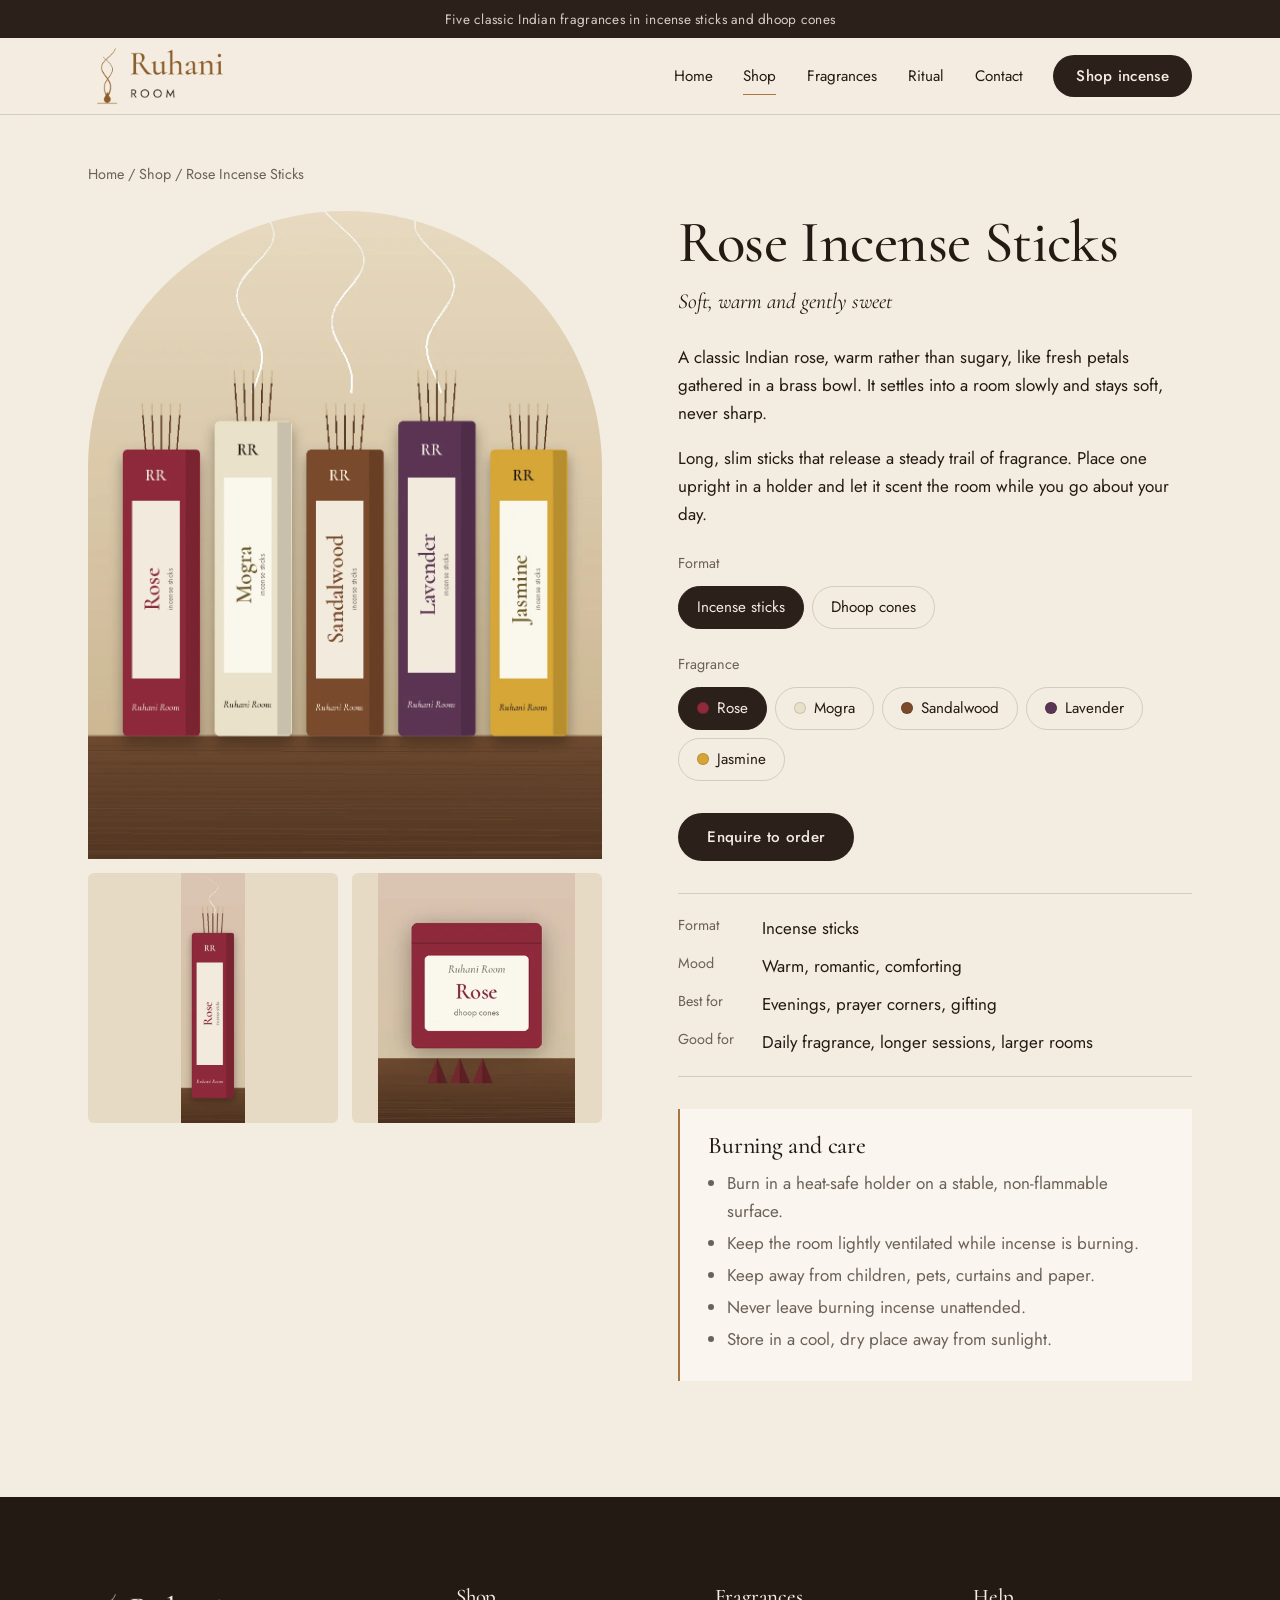
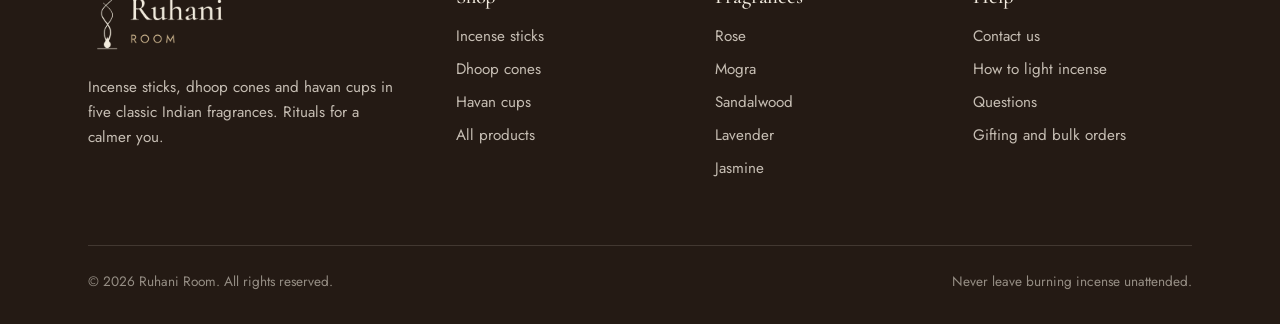
<file: ruhani website/website-Ruhani-full/product.html>
<!DOCTYPE html>
<html lang="en-IN">
<head>
  <meta charset="utf-8">
  <meta name="viewport" content="width=device-width, initial-scale=1, viewport-fit=cover">
  <title>Rose Incense Sticks | Natural Incense | Ruhani Room</title>
  <meta name="description" content="Buy rose incense sticks by Ruhani Room. Soft, warm and gently sweet. Also available in mogra, sandalwood, lavender and jasmine, as sticks or dhoop cones.">
  <meta name="theme-color" content="#2b201a">
  <meta property="og:type" content="website">
  <meta property="og:site_name" content="Ruhani Room">
  <meta property="og:title" content="Rose Incense Sticks | Natural Incense | Ruhani Room">
  <meta property="og:description" content="Buy rose incense sticks by Ruhani Room. Soft, warm and gently sweet. Also available in mogra, sandalwood, lavender and jasmine, as sticks or dhoop cones.">
  <meta property="og:image" content="assets/images/og-image.jpg">
  <meta name="twitter:card" content="summary_large_image">
  <link rel="icon" type="image/png" href="assets/images/brand/favicon.png">
  <link rel="apple-touch-icon" href="assets/images/brand/apple-touch-icon.png">
  <link rel="preconnect" href="https://fonts.googleapis.com"><link rel="preconnect" href="https://fonts.gstatic.com" crossorigin><link href="https://fonts.googleapis.com/css2?family=Cormorant:ital,wght@0,400;0,500;0,600;1,400;1,500&family=Jost:wght@300;400;500&display=swap" rel="stylesheet">
  <link rel="stylesheet" href="assets/css/ruhani.css">
</head>
<body>
<a class="skip" href="#main">Skip to content</a>
<div class="announce">Five classic Indian fragrances in incense sticks and dhoop cones</div>
<header class="site-header">
  <div class="wrap">
    <a class="brand" href="index.html" aria-label="Ruhani Room home"><img src="assets/images/brand/horizontal-bronze.png" alt="Ruhani Room" width="200" height="99"></a>
    <button class="menu-toggle" aria-expanded="false" aria-controls="site-nav" aria-label="Open menu">
      <svg viewBox="0 0 24 24" fill="none" stroke="currentColor" stroke-width="1.5"><path d="M3 7h18M3 12h18M3 17h18"/></svg>
    </button>
    <nav class="nav" id="site-nav" aria-label="Main">
      <a href="index.html">Home</a>
      <a href="shop.html" aria-current="page">Shop</a>
      <a href="index.html#fragrances">Fragrances</a>
      <a href="index.html#ritual">Ritual</a>
      <a href="contact.html">Contact</a>
      <a class="btn btn-solid" href="shop.html">Shop incense</a>
    </nav>
  </div>
</header>
<main id="main" data-product-page>
  <section class="section" style="padding-top:48px">
    <div class="wrap">
      <p class="crumbs" style="color:var(--ash)"><a href="index.html" style="color:var(--ash)">Home</a> / <a href="shop.html" style="color:var(--ash)">Shop</a> / <span data-pd-crumb>Rose Incense Sticks</span></p>
      <div class="pd-grid">
        <div class="pd-gallery">
          <img class="main" data-pd-main src="assets/images/products/sticks.webp" alt="Ruhani Room incense sticks in five fragrances" width="1063" height="1480">
          <img class="sub" data-pd-sub1 src="assets/images/products/stick-rose.webp" alt="Rose incense sticks by Ruhani Room" width="176" height="690">
          <img class="sub" data-pd-sub2 src="assets/images/products/cone-rose.webp" alt="Rose dhoop cones by Ruhani Room" width="300" height="380">
        </div>
        <div class="pd-info">
          <h1 data-pd-title>Rose Incense Sticks</h1>
          <p class="note" data-pd-note>Soft, warm and gently sweet</p>
          <p data-pd-text>A classic Indian rose, warm rather than sugary, like fresh petals gathered in a brass bowl. It settles into a room slowly and stays soft, never sharp.</p>
          <p data-pd-about>Long, slim sticks that release a steady trail of fragrance. Place one upright in a holder and let it scent the room while you go about your day.</p>

          <div class="choice">
            <span class="choice-label">Format</span>
            <div class="chips">
              <a data-chip-type="sticks" href="product.html?type=sticks&amp;f=rose">Incense sticks</a>
              <a data-chip-type="cones" href="product.html?type=cones&amp;f=rose">Dhoop cones</a>
            </div>
          </div>
          <div class="choice">
            <span class="choice-label">Fragrance</span>
            <div class="chips"><a data-chip-scent="rose" href="product.html?type=sticks&amp;f=rose"><span class="swatch" style="background:#8e2a3b"></span>Rose</a><a data-chip-scent="mogra" href="product.html?type=sticks&amp;f=mogra"><span class="swatch" style="background:#e9e0c9"></span>Mogra</a><a data-chip-scent="sandalwood" href="product.html?type=sticks&amp;f=sandalwood"><span class="swatch" style="background:#7b4a2c"></span>Sandalwood</a><a data-chip-scent="lavender" href="product.html?type=sticks&amp;f=lavender"><span class="swatch" style="background:#5b3554"></span>Lavender</a><a data-chip-scent="jasmine" href="product.html?type=sticks&amp;f=jasmine"><span class="swatch" style="background:#d6a536"></span>Jasmine</a></div>
          </div>

          <a class="btn btn-solid" data-enquire href="contact.html">Enquire to order</a>

          <dl>
            <dt>Format</dt><dd data-pd-format>Incense sticks</dd>
            <dt>Mood</dt><dd data-pd-mood>Warm, romantic, comforting</dd>
            <dt>Best for</dt><dd data-pd-best>Evenings, prayer corners, gifting</dd>
            <dt>Good for</dt><dd data-pd-use>Daily fragrance, longer sessions, larger rooms</dd>
          </dl>

          <div class="care">
            <h2>Burning and care</h2>
            <ul>
              <li>Burn in a heat-safe holder on a stable, non-flammable surface.</li>
              <li>Keep the room lightly ventilated while incense is burning.</li>
              <li>Keep away from children, pets, curtains and paper.</li>
              <li>Never leave burning incense unattended.</li>
              <li>Store in a cool, dry place away from sunlight.</li>
            </ul>
          </div>
        </div>
      </div>
    </div>
  </section>
</main>
<footer class="site-footer">
  <div class="wrap">
    <div class="foot-grid">
      <div>
        <img src="assets/images/brand/horizontal-ivory.png" alt="Ruhani Room" width="200" height="99" loading="lazy">
        <p>Incense sticks, dhoop cones and havan cups in five classic Indian fragrances. Rituals for a calmer you.</p>
      </div>
      <div>
        <h2>Shop</h2>
        <ul>
          <li><a href="shop.html?type=sticks">Incense sticks</a></li>
          <li><a href="shop.html?type=cones">Dhoop cones</a></li>
          <li><a href="shop.html?type=havan">Havan cups</a></li>
          <li><a href="shop.html">All products</a></li>
        </ul>
      </div>
      <div>
        <h2>Fragrances</h2>
        <ul><li><a href="product.html?type=sticks&amp;f=rose">Rose</a></li><li><a href="product.html?type=sticks&amp;f=mogra">Mogra</a></li><li><a href="product.html?type=sticks&amp;f=sandalwood">Sandalwood</a></li><li><a href="product.html?type=sticks&amp;f=lavender">Lavender</a></li><li><a href="product.html?type=sticks&amp;f=jasmine">Jasmine</a></li></ul>
      </div>
      <div>
        <h2>Help</h2>
        <ul>
          <li><a href="contact.html">Contact us</a></li>
          <li><a href="index.html#ritual">How to light incense</a></li>
          <li><a href="index.html#faq">Questions</a></li>
          <li><a href="contact.html">Gifting and bulk orders</a></li>
        </ul>
      </div>
    </div>
    <div class="foot-base">
      <span>&copy; <span data-year>2026</span> Ruhani Room. All rights reserved.</span>
      <span>Never leave burning incense unattended.</span>
    </div>
  </div>
</footer>
<script src="assets/js/main.js" defer></script>
</body>
</html>
</file>
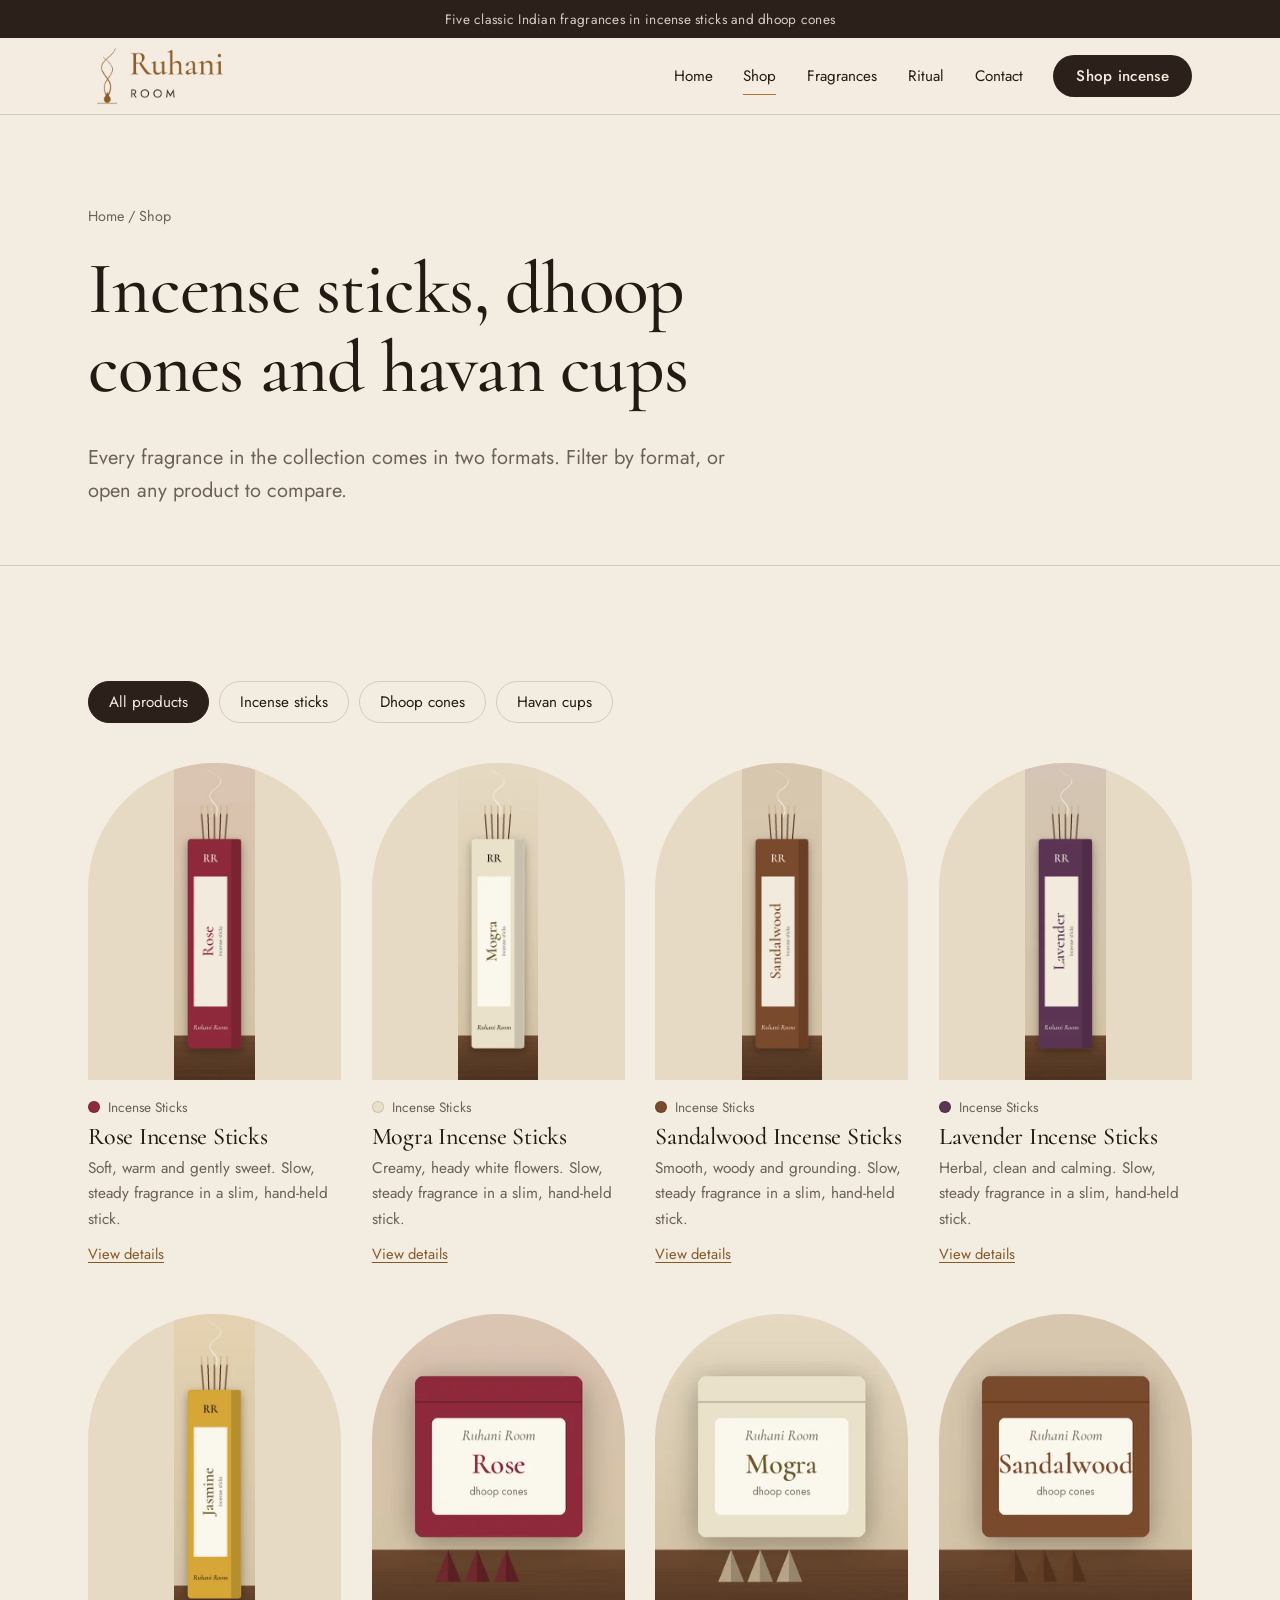
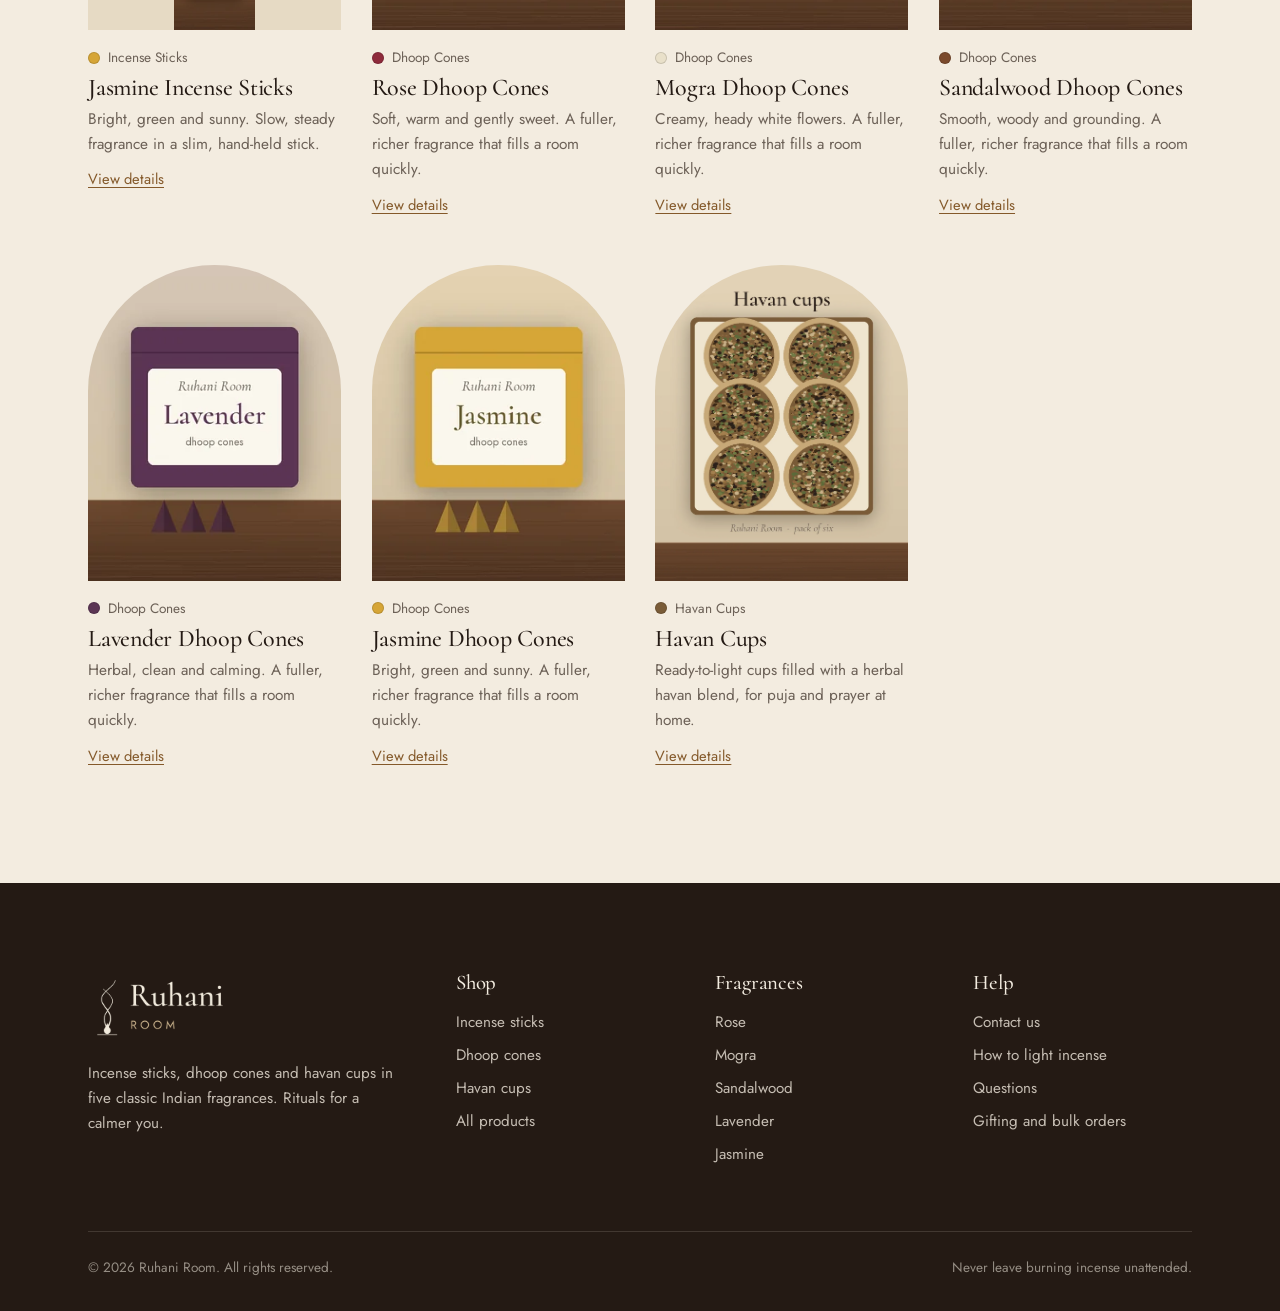
<file: ruhani website/website-Ruhani-full/shop.html>
<!DOCTYPE html>
<html lang="en-IN">
<head>
  <meta charset="utf-8">
  <meta name="viewport" content="width=device-width, initial-scale=1, viewport-fit=cover">
  <title>Shop Incense Sticks, Dhoop Cones & Havan Cups | Ruhani Room</title>
  <meta name="description" content="Browse Ruhani Room incense sticks and dhoop cones in rose, mogra, sandalwood, lavender and jasmine, plus ready-to-light havan cups.">
  <meta name="theme-color" content="#2b201a">
  <meta property="og:type" content="website">
  <meta property="og:site_name" content="Ruhani Room">
  <meta property="og:title" content="Shop Incense Sticks, Dhoop Cones & Havan Cups | Ruhani Room">
  <meta property="og:description" content="Browse Ruhani Room incense sticks and dhoop cones in rose, mogra, sandalwood, lavender and jasmine, plus ready-to-light havan cups.">
  <meta property="og:image" content="assets/images/og-image.jpg">
  <meta name="twitter:card" content="summary_large_image">
  <link rel="icon" type="image/png" href="assets/images/brand/favicon.png">
  <link rel="apple-touch-icon" href="assets/images/brand/apple-touch-icon.png">
  <link rel="preconnect" href="https://fonts.googleapis.com"><link rel="preconnect" href="https://fonts.gstatic.com" crossorigin><link href="https://fonts.googleapis.com/css2?family=Cormorant:ital,wght@0,400;0,500;0,600;1,400;1,500&family=Jost:wght@300;400;500&display=swap" rel="stylesheet">
  <link rel="stylesheet" href="assets/css/ruhani.css">
</head>
<body>
<a class="skip" href="#main">Skip to content</a>
<div class="announce">Five classic Indian fragrances in incense sticks and dhoop cones</div>
<header class="site-header">
  <div class="wrap">
    <a class="brand" href="index.html" aria-label="Ruhani Room home"><img src="assets/images/brand/horizontal-bronze.png" alt="Ruhani Room" width="200" height="99"></a>
    <button class="menu-toggle" aria-expanded="false" aria-controls="site-nav" aria-label="Open menu">
      <svg viewBox="0 0 24 24" fill="none" stroke="currentColor" stroke-width="1.5"><path d="M3 7h18M3 12h18M3 17h18"/></svg>
    </button>
    <nav class="nav" id="site-nav" aria-label="Main">
      <a href="index.html">Home</a>
      <a href="shop.html" aria-current="page">Shop</a>
      <a href="index.html#fragrances">Fragrances</a>
      <a href="index.html#ritual">Ritual</a>
      <a href="contact.html">Contact</a>
      <a class="btn btn-solid" href="shop.html">Shop incense</a>
    </nav>
  </div>
</header>
<main id="main">
  <section class="page-head">
    <div class="wrap">
      <p class="crumbs"><a href="index.html">Home</a> / Shop</p>
      <h1>Incense sticks, dhoop cones and havan cups</h1>
      <p class="lead">Every fragrance in the collection comes in two formats. Filter by format, or open any product to compare.</p>
    </div>
  </section>
  <section class="section">
    <div class="wrap">
      <div class="filters" role="group" aria-label="Filter products">
        <button data-filter="all" aria-pressed="true">All products</button>
        <button data-filter="sticks" aria-pressed="false">Incense sticks</button>
        <button data-filter="cones" aria-pressed="false">Dhoop cones</button>
        <button data-filter="havan" aria-pressed="false">Havan cups</button>
      </div>
      <div class="products">
        <article class="product" data-type="sticks">
          <a class="img" href="product.html?type=sticks&amp;f=rose"><img src="assets/images/products/stick-rose.webp" alt="Rose incense sticks by Ruhani Room" loading="lazy" ></a>
          <div class="meta"><span class="swatch" style="background:#8e2a3b"></span>Incense Sticks</div>
          <h3><a href="product.html?type=sticks&amp;f=rose">Rose Incense Sticks</a></h3>
          <p>Soft, warm and gently sweet. Slow, steady fragrance in a slim, hand-held stick.</p>
          <div class="row"><a class="text-link" href="product.html?type=sticks&amp;f=rose">View details</a></div>
        </article>
        <article class="product" data-type="sticks">
          <a class="img" href="product.html?type=sticks&amp;f=mogra"><img src="assets/images/products/stick-mogra.webp" alt="Mogra incense sticks by Ruhani Room" loading="lazy" ></a>
          <div class="meta"><span class="swatch" style="background:#e9e0c9"></span>Incense Sticks</div>
          <h3><a href="product.html?type=sticks&amp;f=mogra">Mogra Incense Sticks</a></h3>
          <p>Creamy, heady white flowers. Slow, steady fragrance in a slim, hand-held stick.</p>
          <div class="row"><a class="text-link" href="product.html?type=sticks&amp;f=mogra">View details</a></div>
        </article>
        <article class="product" data-type="sticks">
          <a class="img" href="product.html?type=sticks&amp;f=sandalwood"><img src="assets/images/products/stick-sandalwood.webp" alt="Sandalwood incense sticks by Ruhani Room" loading="lazy" ></a>
          <div class="meta"><span class="swatch" style="background:#7b4a2c"></span>Incense Sticks</div>
          <h3><a href="product.html?type=sticks&amp;f=sandalwood">Sandalwood Incense Sticks</a></h3>
          <p>Smooth, woody and grounding. Slow, steady fragrance in a slim, hand-held stick.</p>
          <div class="row"><a class="text-link" href="product.html?type=sticks&amp;f=sandalwood">View details</a></div>
        </article>
        <article class="product" data-type="sticks">
          <a class="img" href="product.html?type=sticks&amp;f=lavender"><img src="assets/images/products/stick-lavender.webp" alt="Lavender incense sticks by Ruhani Room" loading="lazy" ></a>
          <div class="meta"><span class="swatch" style="background:#5b3554"></span>Incense Sticks</div>
          <h3><a href="product.html?type=sticks&amp;f=lavender">Lavender Incense Sticks</a></h3>
          <p>Herbal, clean and calming. Slow, steady fragrance in a slim, hand-held stick.</p>
          <div class="row"><a class="text-link" href="product.html?type=sticks&amp;f=lavender">View details</a></div>
        </article>
        <article class="product" data-type="sticks">
          <a class="img" href="product.html?type=sticks&amp;f=jasmine"><img src="assets/images/products/stick-jasmine.webp" alt="Jasmine incense sticks by Ruhani Room" loading="lazy" ></a>
          <div class="meta"><span class="swatch" style="background:#d6a536"></span>Incense Sticks</div>
          <h3><a href="product.html?type=sticks&amp;f=jasmine">Jasmine Incense Sticks</a></h3>
          <p>Bright, green and sunny. Slow, steady fragrance in a slim, hand-held stick.</p>
          <div class="row"><a class="text-link" href="product.html?type=sticks&amp;f=jasmine">View details</a></div>
        </article>
        <article class="product" data-type="cones">
          <a class="img" href="product.html?type=cones&amp;f=rose"><img src="assets/images/products/cone-rose.webp" alt="Rose dhoop cones by Ruhani Room" loading="lazy" ></a>
          <div class="meta"><span class="swatch" style="background:#8e2a3b"></span>Dhoop Cones</div>
          <h3><a href="product.html?type=cones&amp;f=rose">Rose Dhoop Cones</a></h3>
          <p>Soft, warm and gently sweet. A fuller, richer fragrance that fills a room quickly.</p>
          <div class="row"><a class="text-link" href="product.html?type=cones&amp;f=rose">View details</a></div>
        </article>
        <article class="product" data-type="cones">
          <a class="img" href="product.html?type=cones&amp;f=mogra"><img src="assets/images/products/cone-mogra.webp" alt="Mogra dhoop cones by Ruhani Room" loading="lazy" ></a>
          <div class="meta"><span class="swatch" style="background:#e9e0c9"></span>Dhoop Cones</div>
          <h3><a href="product.html?type=cones&amp;f=mogra">Mogra Dhoop Cones</a></h3>
          <p>Creamy, heady white flowers. A fuller, richer fragrance that fills a room quickly.</p>
          <div class="row"><a class="text-link" href="product.html?type=cones&amp;f=mogra">View details</a></div>
        </article>
        <article class="product" data-type="cones">
          <a class="img" href="product.html?type=cones&amp;f=sandalwood"><img src="assets/images/products/cone-sandalwood.webp" alt="Sandalwood dhoop cones by Ruhani Room" loading="lazy" ></a>
          <div class="meta"><span class="swatch" style="background:#7b4a2c"></span>Dhoop Cones</div>
          <h3><a href="product.html?type=cones&amp;f=sandalwood">Sandalwood Dhoop Cones</a></h3>
          <p>Smooth, woody and grounding. A fuller, richer fragrance that fills a room quickly.</p>
          <div class="row"><a class="text-link" href="product.html?type=cones&amp;f=sandalwood">View details</a></div>
        </article>
        <article class="product" data-type="cones">
          <a class="img" href="product.html?type=cones&amp;f=lavender"><img src="assets/images/products/cone-lavender.webp" alt="Lavender dhoop cones by Ruhani Room" loading="lazy" ></a>
          <div class="meta"><span class="swatch" style="background:#5b3554"></span>Dhoop Cones</div>
          <h3><a href="product.html?type=cones&amp;f=lavender">Lavender Dhoop Cones</a></h3>
          <p>Herbal, clean and calming. A fuller, richer fragrance that fills a room quickly.</p>
          <div class="row"><a class="text-link" href="product.html?type=cones&amp;f=lavender">View details</a></div>
        </article>
        <article class="product" data-type="cones">
          <a class="img" href="product.html?type=cones&amp;f=jasmine"><img src="assets/images/products/cone-jasmine.webp" alt="Jasmine dhoop cones by Ruhani Room" loading="lazy" ></a>
          <div class="meta"><span class="swatch" style="background:#d6a536"></span>Dhoop Cones</div>
          <h3><a href="product.html?type=cones&amp;f=jasmine">Jasmine Dhoop Cones</a></h3>
          <p>Bright, green and sunny. A fuller, richer fragrance that fills a room quickly.</p>
          <div class="row"><a class="text-link" href="product.html?type=cones&amp;f=jasmine">View details</a></div>
        </article>
        <article class="product" data-type="havan">
          <a class="img" href="product-havan.html"><img src="assets/images/products/havan.webp" alt="Ruhani Room havan cups" loading="lazy"></a>
          <div class="meta"><span class="swatch" style="background:#7a5c38"></span>Havan Cups</div>
          <h3><a href="product-havan.html">Havan Cups</a></h3>
          <p>Ready-to-light cups filled with a herbal havan blend, for puja and prayer at home.</p>
          <div class="row"><a class="text-link" href="product-havan.html">View details</a></div>
        </article>
      </div>
    </div>
  </section>
</main>
<footer class="site-footer">
  <div class="wrap">
    <div class="foot-grid">
      <div>
        <img src="assets/images/brand/horizontal-ivory.png" alt="Ruhani Room" width="200" height="99" loading="lazy">
        <p>Incense sticks, dhoop cones and havan cups in five classic Indian fragrances. Rituals for a calmer you.</p>
      </div>
      <div>
        <h2>Shop</h2>
        <ul>
          <li><a href="shop.html?type=sticks">Incense sticks</a></li>
          <li><a href="shop.html?type=cones">Dhoop cones</a></li>
          <li><a href="shop.html?type=havan">Havan cups</a></li>
          <li><a href="shop.html">All products</a></li>
        </ul>
      </div>
      <div>
        <h2>Fragrances</h2>
        <ul><li><a href="product.html?type=sticks&amp;f=rose">Rose</a></li><li><a href="product.html?type=sticks&amp;f=mogra">Mogra</a></li><li><a href="product.html?type=sticks&amp;f=sandalwood">Sandalwood</a></li><li><a href="product.html?type=sticks&amp;f=lavender">Lavender</a></li><li><a href="product.html?type=sticks&amp;f=jasmine">Jasmine</a></li></ul>
      </div>
      <div>
        <h2>Help</h2>
        <ul>
          <li><a href="contact.html">Contact us</a></li>
          <li><a href="index.html#ritual">How to light incense</a></li>
          <li><a href="index.html#faq">Questions</a></li>
          <li><a href="contact.html">Gifting and bulk orders</a></li>
        </ul>
      </div>
    </div>
    <div class="foot-base">
      <span>&copy; <span data-year>2026</span> Ruhani Room. All rights reserved.</span>
      <span>Never leave burning incense unattended.</span>
    </div>
  </div>
</footer>
<script src="assets/js/main.js" defer></script>
</body>
</html>
</file>
<file: ruhani website/website-Ruhani-full/assets/css/ruhani.css>
/* Ruhani Room — site stylesheet
   Palette: smoke, ivory, sand and bronze, plus one colour per fragrance.
   Type: Cormorant (display) and Jost (text). */

:root {
  --smoke: #2b201a;
  --ink: #241a14;
  --ivory: #f3ece0;
  --paper: #faf6ef;
  --sand: #e6dac4;
  --sand-dk: #d3c2a3;
  --bronze: #a8763e;
  --bronze-dk: #84592a;
  --ash: #6c6157;
  --line: rgba(43, 32, 26, .16);

  --rose: #8e2a3b;
  --mogra: #e9e0c9;
  --sandalwood: #7b4a2c;
  --lavender: #5b3554;
  --jasmine: #d6a536;

  --serif: "Cormorant", "Cormorant Garamond", Garamond, "Times New Roman", serif;
  --sans: "Jost", "Futura", "Avenir Next", "Segoe UI", system-ui, sans-serif;

  --wrap: 1200px;
  --gut: clamp(20px, 4vw, 48px);
  --sec: clamp(64px, 9vw, 120px);
  --arch: 999px 999px 0 0;
  --ease: cubic-bezier(.2, .7, .2, 1);

  box-sizing: border-box;
  padding-top: env(safe-area-inset-top, 0px);
  padding-bottom: env(safe-area-inset-bottom, 0px);
}
html { scroll-padding-top: calc(env(safe-area-inset-top, 0px) + 96px); scroll-behavior: smooth; -webkit-text-size-adjust: 100%; }
*, *::before, *::after { box-sizing: inherit; }

body {
  margin: 0;
  background: var(--ivory);
  color: var(--ink);
  font-family: var(--sans);
  font-weight: 400;
  font-size: 1.0625rem;
  line-height: 1.65;
  -webkit-font-smoothing: antialiased;
  text-rendering: optimizeLegibility;
}
img { max-width: 100%; height: auto; display: block; }
a { color: inherit; }
p { margin: 0 0 1em; max-width: 64ch; }
figure { margin: 0; }

h1, h2, h3 {
  font-family: var(--serif);
  font-weight: 500;
  line-height: 1.08;
  letter-spacing: -.01em;
  margin: 0 0 .45em;
  text-wrap: balance;
}
h1 { font-size: clamp(2.6rem, 6vw, 4.6rem); }
h2 { font-size: clamp(2.1rem, 4.2vw, 3.3rem); }
h3 { font-size: clamp(1.55rem, 2.4vw, 1.95rem); }
.lead { font-size: clamp(1.1rem, 1.6vw, 1.25rem); color: var(--ash); max-width: 56ch; }
.on-dark .lead { color: rgba(243, 236, 224, .78); }

:focus-visible { outline: 2px solid var(--bronze); outline-offset: 3px; border-radius: 2px; }

.wrap { width: 100%; max-width: var(--wrap); margin: 0 auto; padding: 0 var(--gut); }
.section { padding: var(--sec) 0; }
.section-head { display: grid; grid-template-columns: 1fr 1fr; gap: 24px 64px; align-items: end; margin-bottom: 48px; }
.section-head h2, .section-head .lead { margin-bottom: 0; }

.skip { position: absolute; left: -9999px; top: 8px; z-index: 100; background: var(--smoke); color: var(--ivory); padding: 10px 16px; }
.skip:focus { left: 8px; }

.text-link { color: var(--bronze-dk); text-decoration: underline; text-underline-offset: 3px; text-decoration-thickness: 1px; }
.text-link:hover { color: var(--ink); }
.on-dark .text-link { color: #d9b47c; }

/* Buttons: pill-shaped, like a lit stick laid flat */
.btn {
  display: inline-flex; align-items: center; justify-content: center;
  min-height: 48px; padding: 12px 28px;
  border-radius: 999px; border: 1px solid transparent;
  font: 500 .95rem/1.2 var(--sans); letter-spacing: .02em;
  text-decoration: none; cursor: pointer;
  transition: background-color .2s var(--ease), color .2s var(--ease), border-color .2s var(--ease);
}
.btn-solid { background: var(--smoke); color: var(--ivory); }
.btn-solid:hover { background: var(--bronze-dk); }
.btn-line { border-color: currentColor; color: var(--ink); background: transparent; }
.btn-line:hover { background: var(--ink); color: var(--ivory); border-color: var(--ink); }
.on-dark .btn-solid { background: var(--ivory); color: var(--smoke); }
.on-dark .btn-solid:hover { background: #d9b47c; }

/* ---------- Header ---------- */
.announce {
  background: var(--smoke); color: rgba(243, 236, 224, .85);
  text-align: center; font-size: .85rem; letter-spacing: .02em; padding: 8px var(--gut);
}
.site-header {
  position: sticky; top: env(safe-area-inset-top, 0px); z-index: 50;
  background: rgba(243, 236, 224, .92);
  -webkit-backdrop-filter: saturate(1.2) blur(10px); backdrop-filter: saturate(1.2) blur(10px);
  border-bottom: 1px solid var(--line);
}
.site-header .wrap { display: flex; align-items: center; justify-content: space-between; gap: 24px; min-height: 76px; }
.brand img { width: 150px; height: auto; }
.nav { display: flex; align-items: center; gap: clamp(16px, 2.4vw, 32px); }
.nav a:not(.btn) { text-decoration: none; font-size: .95rem; color: var(--ink); padding: 6px 0; position: relative; }
.nav a:not(.btn)::after {
  content: ""; position: absolute; left: 0; right: 0; bottom: 0; height: 1px;
  background: var(--bronze); transform: scaleX(0); transform-origin: left; transition: transform .25s var(--ease);
}
.nav a:not(.btn):hover::after, .nav a[aria-current="page"]::after { transform: scaleX(1); }
.nav .btn { min-height: 42px; padding: 10px 22px; }
.menu-toggle {
  display: none; width: 44px; height: 44px; padding: 10px; border: 0; background: transparent; color: var(--ink); cursor: pointer;
}
.menu-toggle svg { width: 24px; height: 24px; }

@media (max-width: 900px) {
  .menu-toggle { display: inline-flex; }
  .nav {
    position: absolute; left: 0; right: 0; top: 100%;
    flex-direction: column; align-items: stretch; gap: 0;
    background: var(--ivory); border-bottom: 1px solid var(--line);
    padding: 8px var(--gut) 24px;
    display: none;
  }
  .site-header.open .nav { display: flex; }
  .nav a:not(.btn) { padding: 14px 0; border-bottom: 1px solid var(--line); font-size: 1.05rem; }
  .nav a:not(.btn)::after { display: none; }
  .nav a[aria-current="page"] { color: var(--bronze-dk); }
  .nav .btn { margin-top: 18px; }
}

/* ---------- Hero ---------- */
.hero { position: relative; overflow: hidden; }
.hero-grid {
  max-width: var(--wrap); margin: 0 auto; padding: clamp(40px, 6vw, 80px) var(--gut) var(--sec);
  display: grid; grid-template-columns: 1.1fr .9fr; gap: clamp(32px, 6vw, 88px); align-items: center;
}
.hero-copy { position: relative; }
.wisp {
  position: absolute; left: -40px; top: -60px; width: 140px; height: calc(100% + 120px);
  fill: none; stroke: var(--bronze); stroke-width: 1; opacity: .35; pointer-events: none;
}
.wisp path { stroke-dasharray: 1400; stroke-dashoffset: 1400; animation: rise 3.2s var(--ease) .2s forwards; }
.wisp path + path { animation-delay: .6s; }
@keyframes rise { to { stroke-dashoffset: 0; } }
.hero-mark {
  width: 34px; height: auto; margin-bottom: 28px;
  filter: brightness(0) saturate(100%) invert(39%) sepia(35%) saturate(700%) hue-rotate(352deg) brightness(88%);
}
.hero h1 { font-size: clamp(2.8rem, 6.4vw, 5.2rem); line-height: 1.02; max-width: 12ch; }
.hero .lead { margin-bottom: 32px; }
.hero-actions { display: flex; flex-wrap: wrap; gap: 12px; margin-bottom: 40px; }
.hero-scents { display: flex; align-items: center; gap: 6px; font-size: .9rem; color: var(--ash); }
.dot { width: 14px; height: 14px; border-radius: 50%; box-shadow: inset 0 0 0 1px rgba(0, 0, 0, .12); display: inline-block; }
.hero-photo img {
  width: 100%; aspect-ratio: 1063 / 1480; object-fit: cover;
  border-radius: var(--arch);
}

/* ---------- Formats ---------- */
.formats { display: grid; grid-template-columns: 1.4fr 1fr 1fr; gap: clamp(16px, 2vw, 28px); }
.format { display: flex; flex-direction: column; text-decoration: none; color: inherit; }
.format figure { overflow: hidden; border-radius: var(--arch); background: var(--sand); }
.format img { width: 100%; aspect-ratio: 3 / 4; object-fit: cover; transition: transform .6s var(--ease); }
.format-main img { aspect-ratio: auto; height: 100%; }
.format-main figure { flex: 1; }
.format:hover img { transform: scale(1.03); }
.format-body { display: flex; justify-content: space-between; align-items: flex-end; gap: 16px; padding-top: 18px; }
.format-body h3 { margin: 0 0 4px; }
.format-body p { margin: 0; color: var(--ash); font-size: .98rem; }
.go { flex: none; font-size: .9rem; font-weight: 500; color: var(--bronze-dk); border-bottom: 1px solid currentColor; padding-bottom: 2px; }
.format:hover .go { color: var(--ink); }

/* ---------- Scents: the section takes on each fragrance's colour ---------- */
.scents {
  --bg: var(--rose); --fg: var(--ivory); --muted: rgba(243, 236, 224, .72); --rule: rgba(243, 236, 224, .25);
  background: var(--bg); color: var(--fg);
  transition: background-color .6s var(--ease), color .6s var(--ease);
}
.scents[data-scent="mogra"] { --bg: var(--mogra); --fg: var(--ink); --muted: rgba(36, 26, 20, .7); --rule: rgba(36, 26, 20, .2); }
.scents[data-scent="sandalwood"] { --bg: var(--sandalwood); }
.scents[data-scent="lavender"] { --bg: var(--lavender); }
.scents[data-scent="jasmine"] { --bg: var(--jasmine); --fg: var(--ink); --muted: rgba(36, 26, 20, .74); --rule: rgba(36, 26, 20, .22); }
.scents h2 { max-width: 18ch; }
.scent-tabs {
  display: flex; flex-wrap: wrap; gap: 4px 28px; margin: 36px 0 48px;
  border-bottom: 1px solid var(--rule);
}
.scent-tabs button {
  appearance: none; background: none; border: 0; color: inherit; cursor: pointer;
  font: 500 clamp(1.3rem, 2.2vw, 1.7rem)/1 var(--serif); padding: 12px 0 14px;
  opacity: .62; position: relative; transition: opacity .2s;
}
.scent-tabs button:hover { opacity: .9; }
.scent-tabs button[aria-selected="true"] { opacity: 1; }
.scent-tabs button[aria-selected="true"]::after {
  content: ""; position: absolute; left: 0; right: 0; bottom: -1px; height: 2px; background: currentColor;
}
.scent-panel { display: grid; grid-template-columns: 120px 1fr 260px; gap: clamp(24px, 5vw, 72px); align-items: start; }
.scent-panel[hidden] { display: none; }
.scent-panel.is-entering .scent-copy { animation: settle .5s var(--ease); }
@keyframes settle { from { opacity: 0; transform: translateY(8px); } }
.scent-strip img { width: 120px; border-radius: 60px 60px 0 0; }
.scent-copy h3 { font-size: clamp(2.4rem, 4vw, 3.4rem); margin-bottom: .1em; }
.note { font-family: var(--serif); font-style: italic; font-size: 1.35rem; color: var(--muted); margin-bottom: 1.1em; }
.scents .note { color: var(--muted); }
dl { display: grid; grid-template-columns: max-content 1fr; gap: 10px 28px; margin: 24px 0 32px; padding: 20px 0; border-top: 1px solid var(--line); border-bottom: 1px solid var(--line); }
.scents dl { border-color: var(--rule); }
dt { font-size: .9rem; color: var(--ash); }
.scents dt { color: var(--muted); }
dd { margin: 0; }
.scents .btn-solid { background: var(--fg); color: var(--bg); }
.scents .btn-solid:hover { opacity: .88; }
.scent-cone figure { text-align: center; }
.scent-cone img { border-radius: var(--arch); width: 100%; }
.scent-cone figcaption { margin-top: 12px; font-size: .92rem; color: var(--muted); }
.scent-cone a { display: block; }

/* ---------- Dark sections ---------- */
.on-dark { background: var(--smoke); color: var(--ivory); }
.ritual-grid { display: grid; grid-template-columns: .9fr 1.1fr; gap: clamp(32px, 6vw, 96px); align-items: center; }
.ritual-grid figure img { border-radius: var(--arch); width: 100%; }
.ritual-quote {
  font-family: var(--serif); font-style: italic; font-size: clamp(1.45rem, 2.4vw, 1.9rem); line-height: 1.3;
  color: #e8cfa6; max-width: 30ch; margin-bottom: 20px;
}
.on-dark p { color: rgba(243, 236, 224, .82); }
.on-dark h3 { margin-top: 40px; }
.steps { list-style: none; counter-reset: step; margin: 20px 0 0; padding: 0; display: grid; gap: 4px; }
.steps li {
  counter-increment: step; display: grid; grid-template-columns: 48px 1fr; gap: 16px;
  padding: 16px 0; border-top: 1px solid rgba(243, 236, 224, .16);
}
.steps li::before {
  content: counter(step); font: 500 1.9rem/1 var(--serif); color: #d9b47c;
}
.steps strong { display: block; font-weight: 500; margin-bottom: 2px; }
.steps span { color: rgba(243, 236, 224, .72); font-size: .98rem; }

/* ---------- Havan ---------- */
.havan-grid { display: grid; grid-template-columns: 1.1fr .9fr; gap: clamp(32px, 6vw, 96px); align-items: center; }
.havan-grid img { border-radius: var(--arch); width: 100%; }
.havan-grid .btn { margin-top: 12px; }

/* ---------- FAQ ---------- */
.faq-grid { display: grid; grid-template-columns: .8fr 1.2fr; gap: clamp(32px, 6vw, 96px); align-items: start; }
.faq details { border-top: 1px solid var(--line); }
.faq details:last-child { border-bottom: 1px solid var(--line); }
.faq summary {
  list-style: none; cursor: pointer; padding: 22px 40px 22px 0; position: relative;
  font: 500 clamp(1.25rem, 2vw, 1.5rem)/1.25 var(--serif);
}
.faq summary::-webkit-details-marker { display: none; }
.faq summary::after {
  content: ""; position: absolute; right: 6px; top: 50%; width: 12px; height: 12px; margin-top: -8px;
  border-right: 1.5px solid var(--bronze-dk); border-bottom: 1.5px solid var(--bronze-dk);
  transform: rotate(45deg); transition: transform .25s var(--ease);
}
.faq details[open] summary::after { transform: rotate(-135deg); margin-top: -2px; }
.faq details p { padding-bottom: 22px; margin: 0; color: var(--ash); }

/* ---------- Closing ---------- */
.closing { text-align: center; }
.closing .wrap { display: flex; flex-direction: column; align-items: center; }
.closing img { width: 120px; margin-bottom: 28px; }
.closing .lead { margin: 0 auto 32px; }

/* ---------- Page head, crumbs ---------- */
.page-head { padding: clamp(48px, 7vw, 96px) 0 clamp(24px, 3vw, 40px); border-bottom: 1px solid var(--line); }
.page-head h1 { max-width: 18ch; }
.crumbs { font-size: .9rem; color: var(--ash); margin-bottom: 20px; }
.crumbs a { color: inherit; text-decoration: none; }
.crumbs a:hover { text-decoration: underline; }

/* ---------- Shop ---------- */
.filters { display: flex; flex-wrap: wrap; gap: 10px; margin-bottom: 40px; }
.filters button {
  appearance: none; cursor: pointer; min-height: 42px; padding: 8px 20px; border-radius: 999px;
  border: 1px solid var(--line); background: transparent; color: var(--ink); font: 400 .95rem/1.2 var(--sans);
  transition: background-color .2s, color .2s, border-color .2s;
}
.filters button:hover { border-color: var(--ink); }
.filters button[aria-pressed="true"] { background: var(--smoke); color: var(--ivory); border-color: var(--smoke); }
.products { display: grid; grid-template-columns: repeat(auto-fill, minmax(220px, 1fr)); gap: 48px clamp(16px, 2.4vw, 32px); }
.product[hidden] { display: none; }
.product .img { display: block; background: var(--sand); border-radius: var(--arch); overflow: hidden; margin-bottom: 16px; }
.product .img img { width: 100%; aspect-ratio: 4 / 5; object-fit: cover; transition: transform .6s var(--ease); }
.product[data-type="sticks"] .img img { object-fit: contain; background: var(--sand); padding: 0 22%; }
.product .img:hover img { transform: scale(1.03); }
.meta { display: flex; align-items: center; gap: 8px; font-size: .85rem; color: var(--ash); margin-bottom: 6px; }
.swatch { width: 12px; height: 12px; border-radius: 50%; display: inline-block; flex: none; box-shadow: inset 0 0 0 1px rgba(0, 0, 0, .14); }
.product h3 { font-size: 1.5rem; margin-bottom: 6px; }
.product h3 a { text-decoration: none; }
.product h3 a:hover { color: var(--bronze-dk); }
.product p { color: var(--ash); font-size: .96rem; margin-bottom: 10px; }
.product .row { font-size: .92rem; }
.products-empty { grid-column: 1 / -1; color: var(--ash); }

/* ---------- Product detail ---------- */
.pd-grid { display: grid; grid-template-columns: 1fr 1fr; gap: clamp(32px, 6vw, 88px); align-items: start; margin-top: 24px; }
.pd-gallery { display: grid; grid-template-columns: 1fr 1fr; gap: 14px; position: sticky; top: 110px; }
.pd-gallery .main { grid-column: 1 / -1; width: 100%; aspect-ratio: 1063 / 1480; max-height: 72vh; object-fit: cover; border-radius: var(--arch); background: var(--sand); }
.pd-gallery .sub { width: 100%; aspect-ratio: 1; object-fit: contain; background: var(--sand); border-radius: 6px; }
.pd-info h1 { font-size: clamp(2.4rem, 4.6vw, 3.8rem); margin-bottom: .15em; }
.pd-info > p:not(.note) { color: var(--ink); }
.pd-info .btn { margin: 8px 0 8px; }
.choice { margin: 24px 0; }
.choice-label { display: block; font-size: .9rem; color: var(--ash); margin-bottom: 10px; }
.chips { display: flex; flex-wrap: wrap; gap: 8px; }
.chips a {
  display: inline-flex; align-items: center; gap: 8px; min-height: 42px; padding: 8px 18px;
  border: 1px solid var(--line); border-radius: 999px; text-decoration: none; font-size: .95rem;
  transition: border-color .2s, background-color .2s, color .2s;
}
.chips a:hover { border-color: var(--ink); }
.chips a[aria-current="true"] { background: var(--smoke); color: var(--ivory); border-color: var(--smoke); }
.care { margin-top: 8px; padding: 24px 28px; background: var(--paper); border-left: 2px solid var(--bronze); }
.care h2 { font-size: 1.5rem; margin-bottom: 10px; }
.care ul { margin: 0; padding-left: 1.1em; color: var(--ash); }
.care li { margin: 4px 0; }

/* ---------- Contact ---------- */
.contact-grid { display: grid; grid-template-columns: .85fr 1.15fr; gap: clamp(32px, 6vw, 96px); align-items: start; }
.contact-list { list-style: none; padding: 0; margin: 28px 0 40px; border-top: 1px solid var(--line); }
.contact-list li { display: grid; grid-template-columns: 110px 1fr; gap: 16px; padding: 16px 0; border-bottom: 1px solid var(--line); }
.contact-list li[hidden] { display: none; }
.contact-list span { color: var(--ash); font-size: .92rem; }
.contact-list a { color: var(--bronze-dk); text-underline-offset: 3px; }
.contact-tag { border-radius: 8px; box-shadow: 0 20px 40px -24px rgba(43, 32, 26, .5); transform: rotate(-2deg); }
#enquiry-form { background: var(--paper); padding: clamp(24px, 4vw, 44px); border: 1px solid var(--line); }
.two { display: grid; grid-template-columns: 1fr 1fr; gap: 0 20px; }
.field { margin-bottom: 20px; }
.field label { display: block; font-size: .92rem; color: var(--ash); margin-bottom: 6px; }
.field input, .field select, .field textarea {
  width: 100%; font: 400 1rem/1.4 var(--sans); color: var(--ink);
  background: #fff; border: 1px solid var(--sand-dk); border-radius: 4px; padding: 12px 14px; min-height: 48px;
  transition: border-color .2s, box-shadow .2s;
}
.field textarea { resize: vertical; min-height: 140px; }
.field input:focus, .field select:focus, .field textarea:focus { outline: none; border-color: var(--bronze); box-shadow: 0 0 0 3px rgba(168, 118, 62, .18); }
.field [aria-invalid="true"] { border-color: #a3392f; }
.field .error { display: block; color: #a3392f; font-size: .88rem; margin-top: 6px; }
.hint { font-size: .88rem; color: var(--ash); margin: 12px 0 0; }
.form-status { margin: 8px 0 0; font-size: .95rem; }
.form-status.ok { color: #3f6a3a; }
.form-status.err { color: #a3392f; }

/* ---------- Footer ---------- */
.site-footer { background: var(--ink); color: rgba(243, 236, 224, .78); padding: clamp(56px, 7vw, 88px) 0 32px; font-size: .95rem; }
.foot-grid { display: grid; grid-template-columns: 1.5fr 1fr 1fr 1fr; gap: 40px; }
.foot-grid img { width: 150px; margin-bottom: 16px; }
.foot-grid p { max-width: 34ch; }
.site-footer h2 { font: 500 1.3rem/1.2 var(--serif); color: var(--ivory); margin-bottom: 14px; }
.site-footer ul { list-style: none; margin: 0; padding: 0; }
.site-footer li { margin: 8px 0; }
.site-footer a { text-decoration: none; }
.site-footer a:hover { color: #d9b47c; }
.foot-base {
  display: flex; flex-wrap: wrap; justify-content: space-between; gap: 12px;
  margin-top: 56px; padding-top: 24px; border-top: 1px solid rgba(243, 236, 224, .14); font-size: .85rem; color: rgba(243, 236, 224, .55);
}

/* ---------- Responsive ---------- */
@media (max-width: 1000px) {
  .scent-panel { grid-template-columns: 90px 1fr; }
  .scent-strip img { width: 90px; }
  .scent-cone { grid-column: 2; max-width: 220px; }
  .foot-grid { grid-template-columns: 1fr 1fr; }
}
@media (max-width: 860px) {
  .hero-grid, .section-head, .ritual-grid, .havan-grid, .faq-grid, .pd-grid, .contact-grid { grid-template-columns: 1fr; }
  .hero-photo { order: -1; max-width: 420px; }
  .hero-photo img { aspect-ratio: 4 / 5; }
  .hero h1 { max-width: none; }
  .wisp { display: none; }
  .formats { grid-template-columns: 1fr 1fr; }
  .format-main { grid-column: 1 / -1; }
  .format-main img { aspect-ratio: 890 / 646; height: auto; }
  .ritual-grid figure { max-width: 420px; }
  .havan-grid figure { order: -1; max-width: 420px; }
  .pd-gallery { position: static; }
}
@media (max-width: 560px) {
  body { font-size: 1rem; }
  .brand img { width: 128px; }
  .formats { grid-template-columns: 1fr; }
  .scent-panel { grid-template-columns: 1fr; }
  .scent-strip { display: none; }
  .scent-cone { grid-column: auto; }
  .scent-tabs { gap: 2px 20px; }
  dl { grid-template-columns: 1fr; gap: 2px; }
  dd { margin-bottom: 10px; }
  .two { grid-template-columns: 1fr; }
  .contact-list li { grid-template-columns: 1fr; gap: 2px; }
  .foot-grid { grid-template-columns: 1fr; }
  .products { grid-template-columns: 1fr 1fr; gap: 32px 14px; }
  .product h3 { font-size: 1.25rem; }
  .product p { display: none; }
}

@media (prefers-reduced-motion: reduce) {
  *, *::before, *::after { animation-duration: .01ms !important; animation-iteration-count: 1 !important; transition-duration: .01ms !important; scroll-behavior: auto !important; }
  .wisp path { stroke-dashoffset: 0; }
}
</file>
